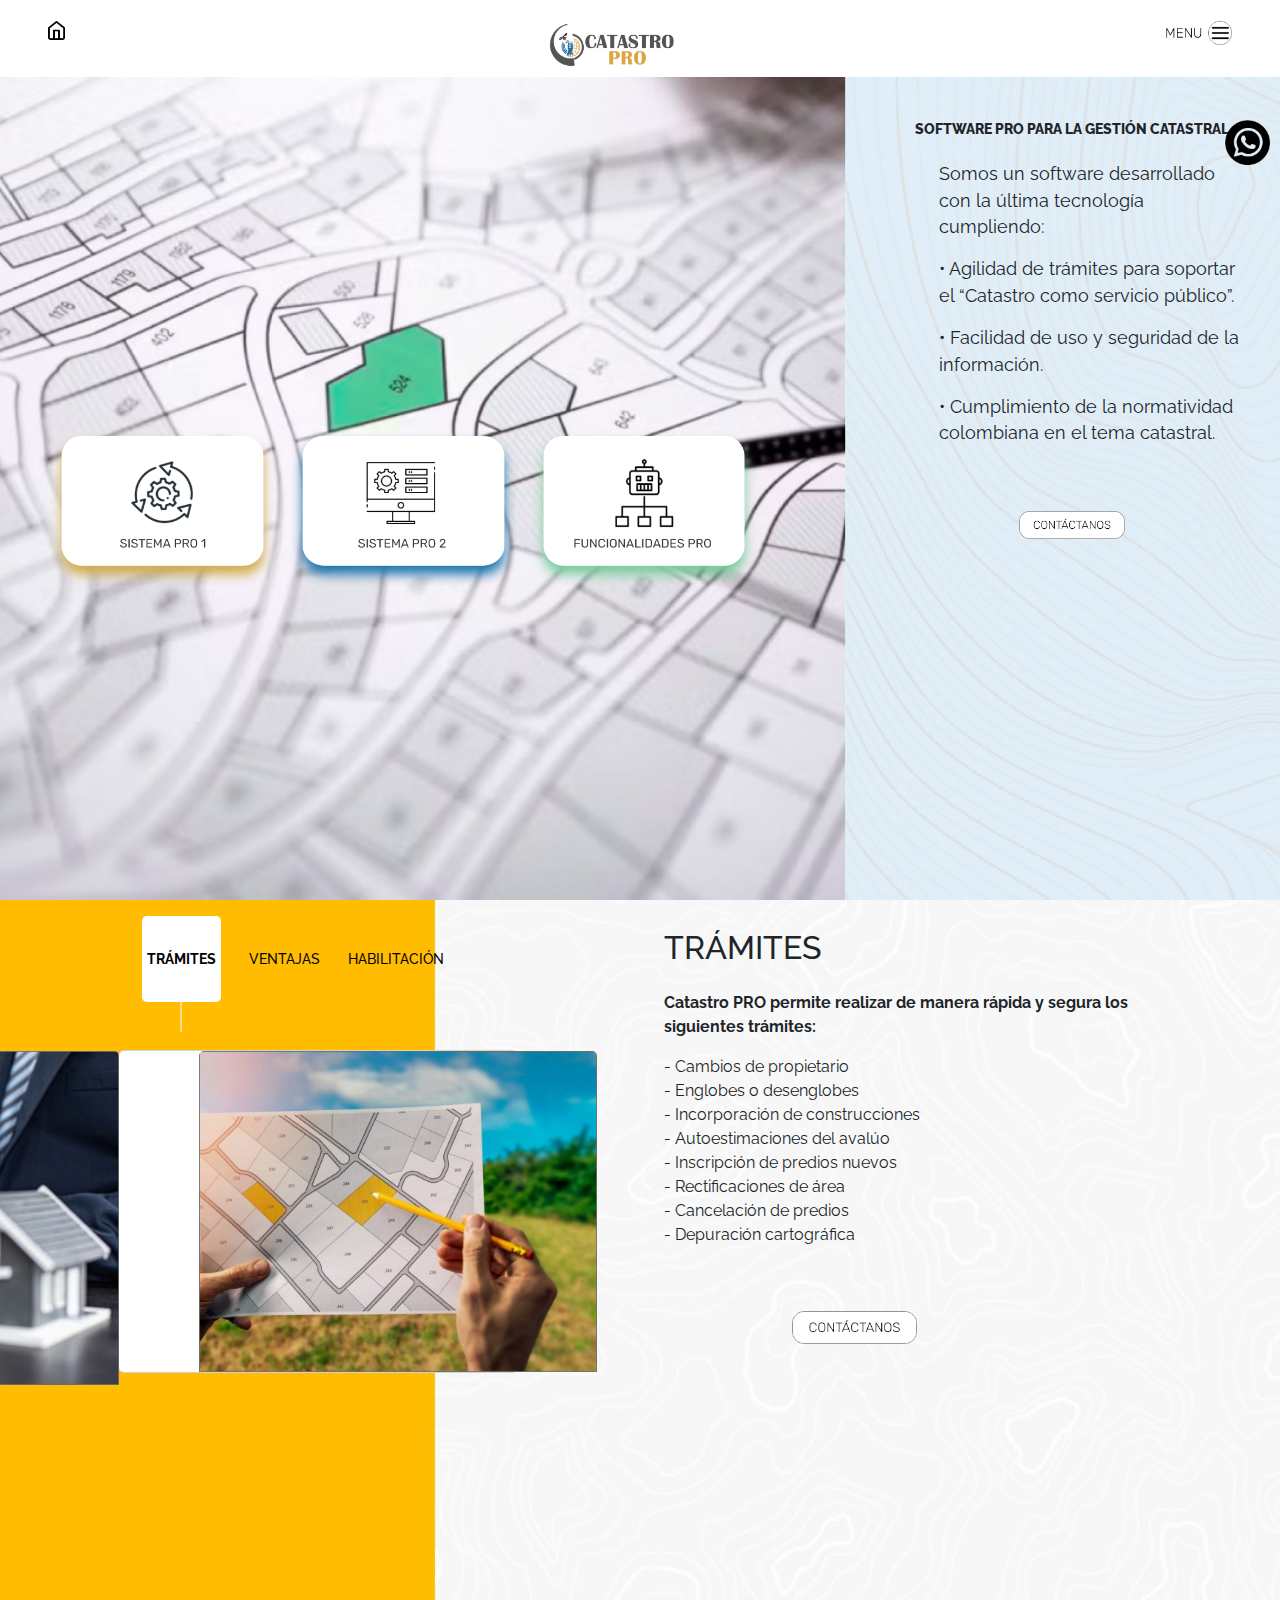
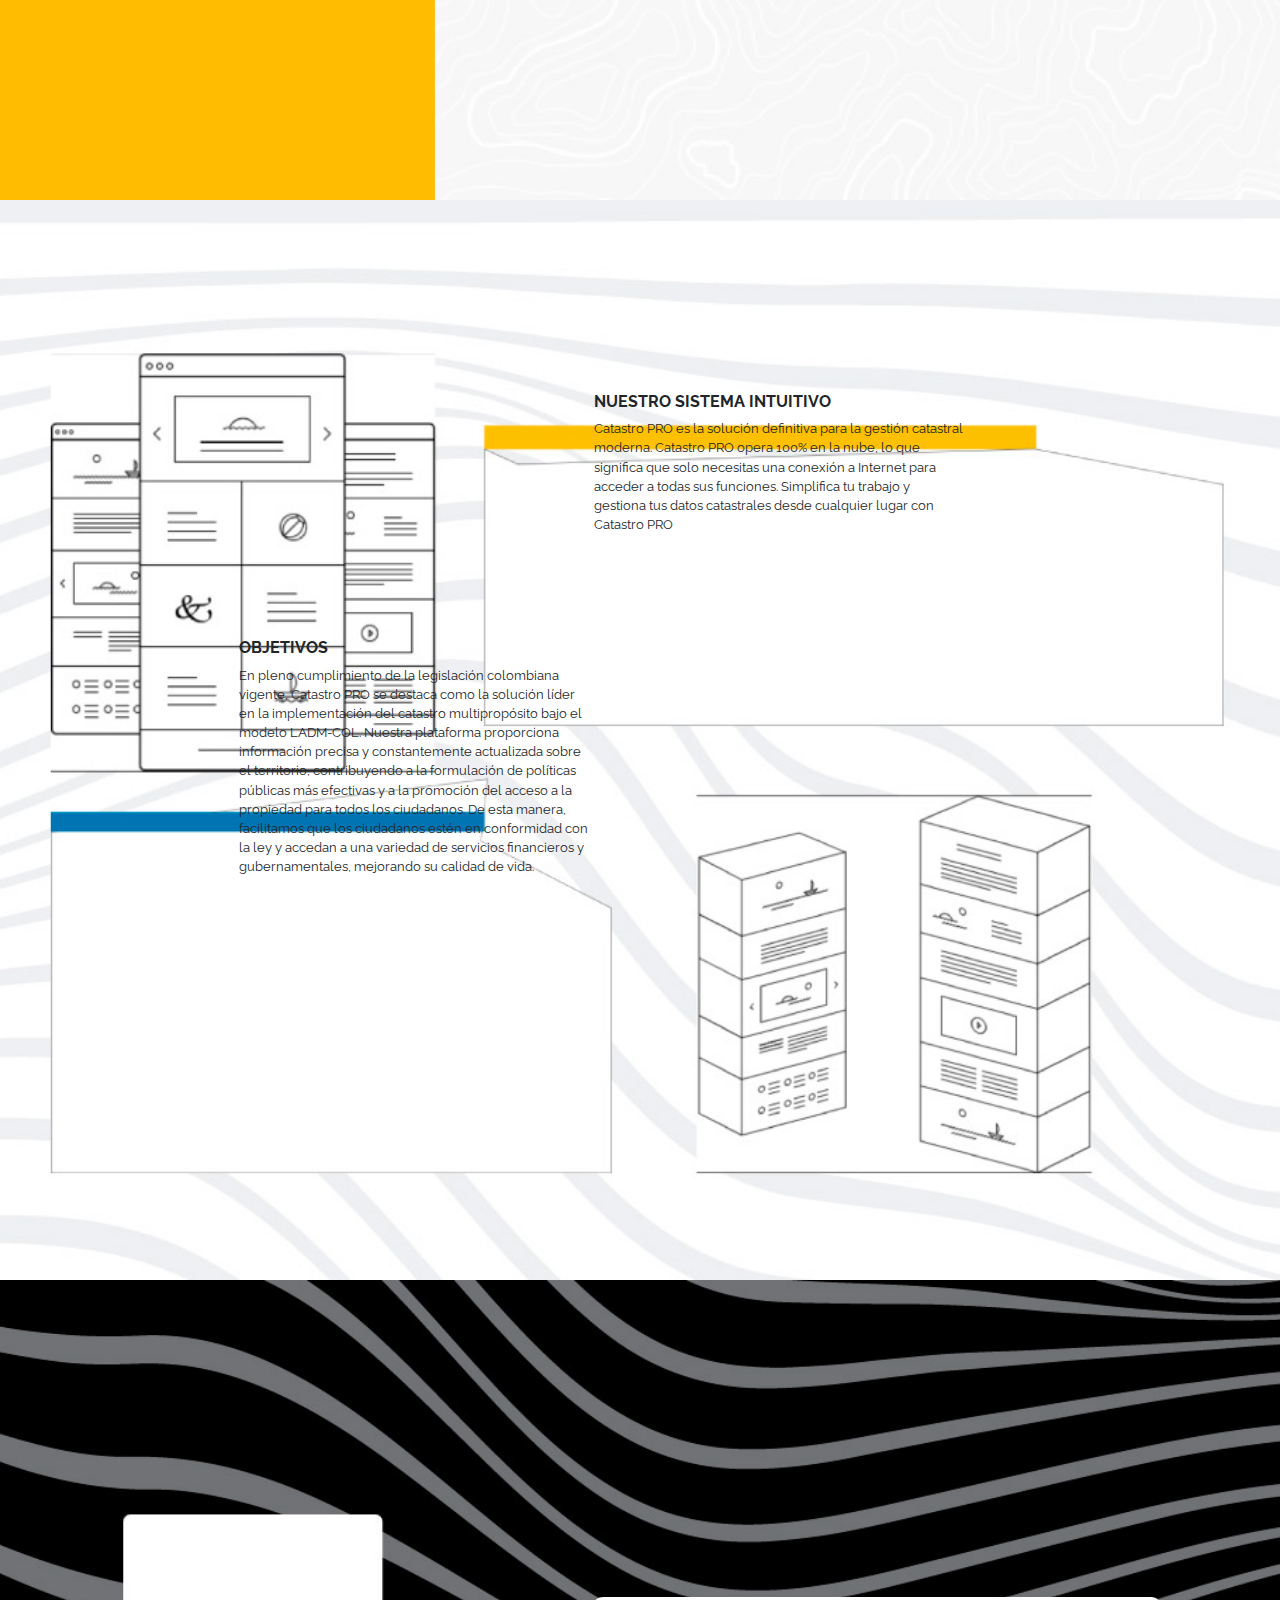
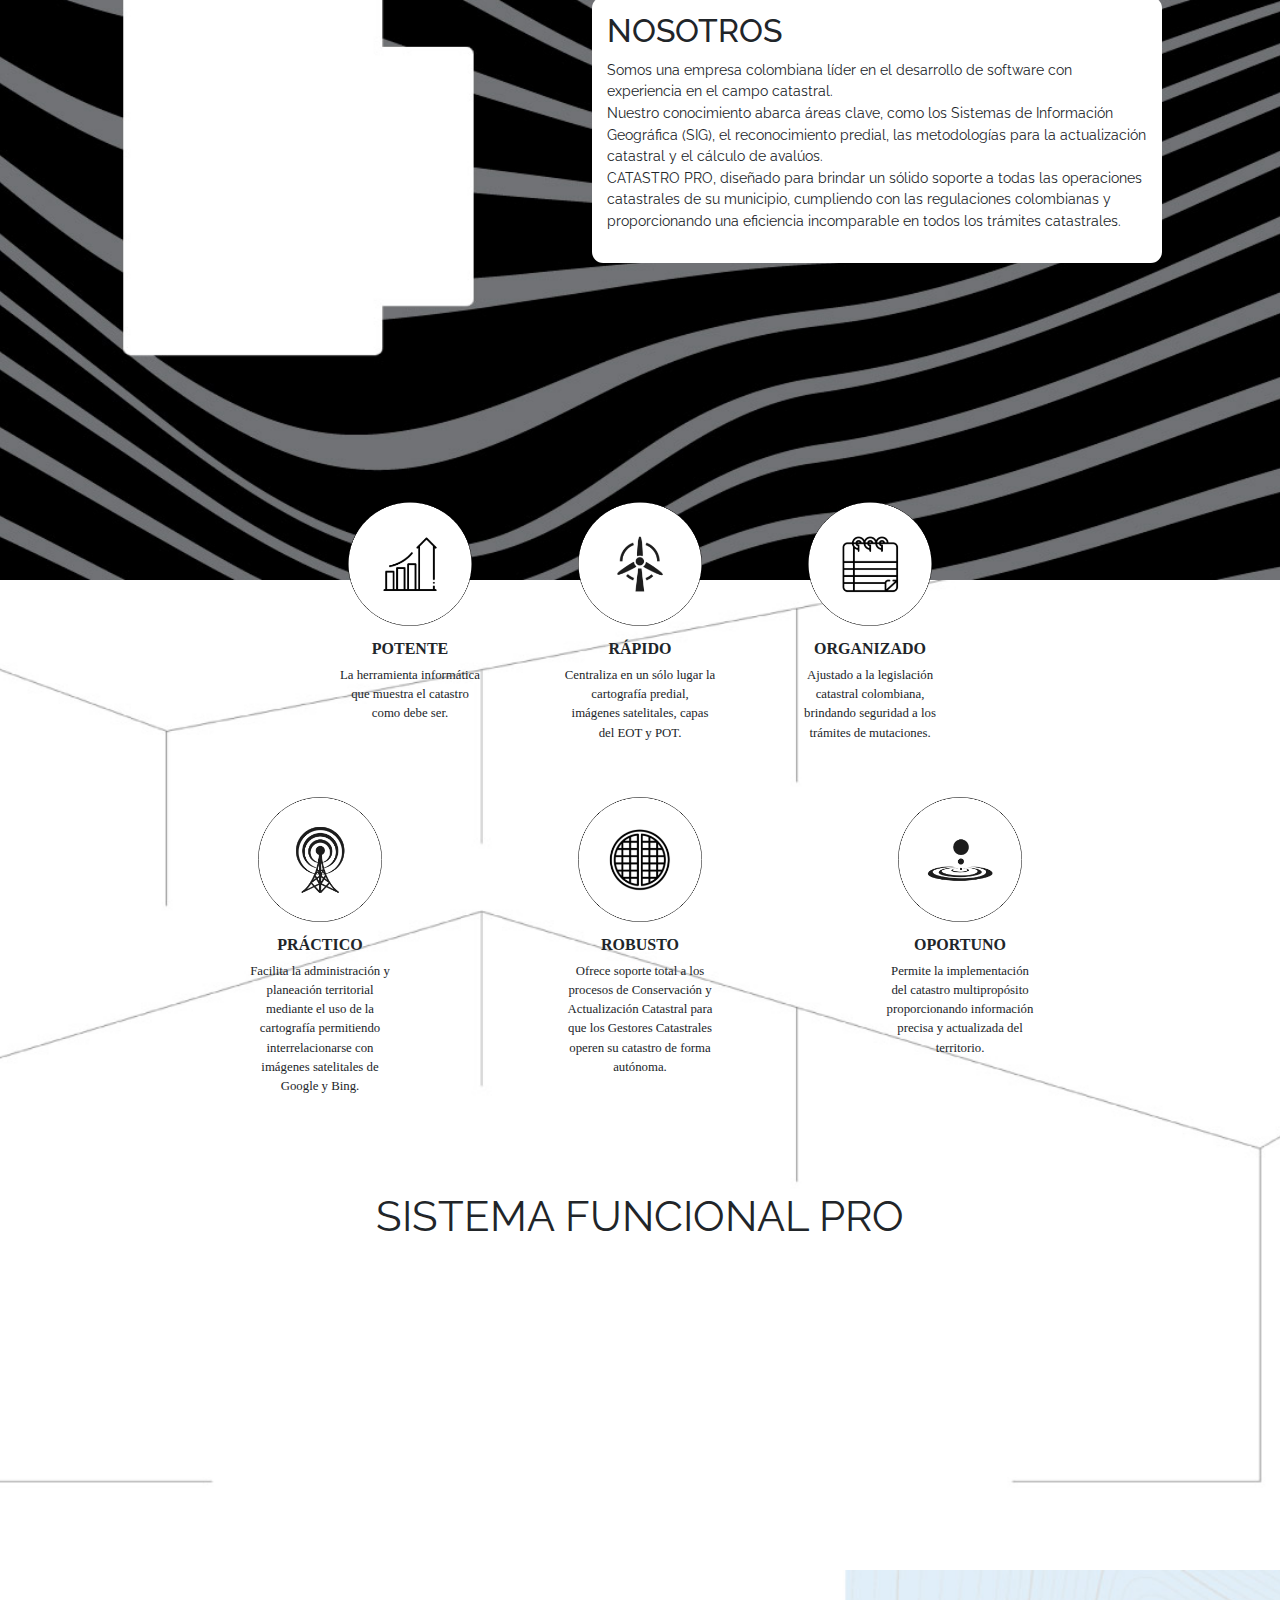
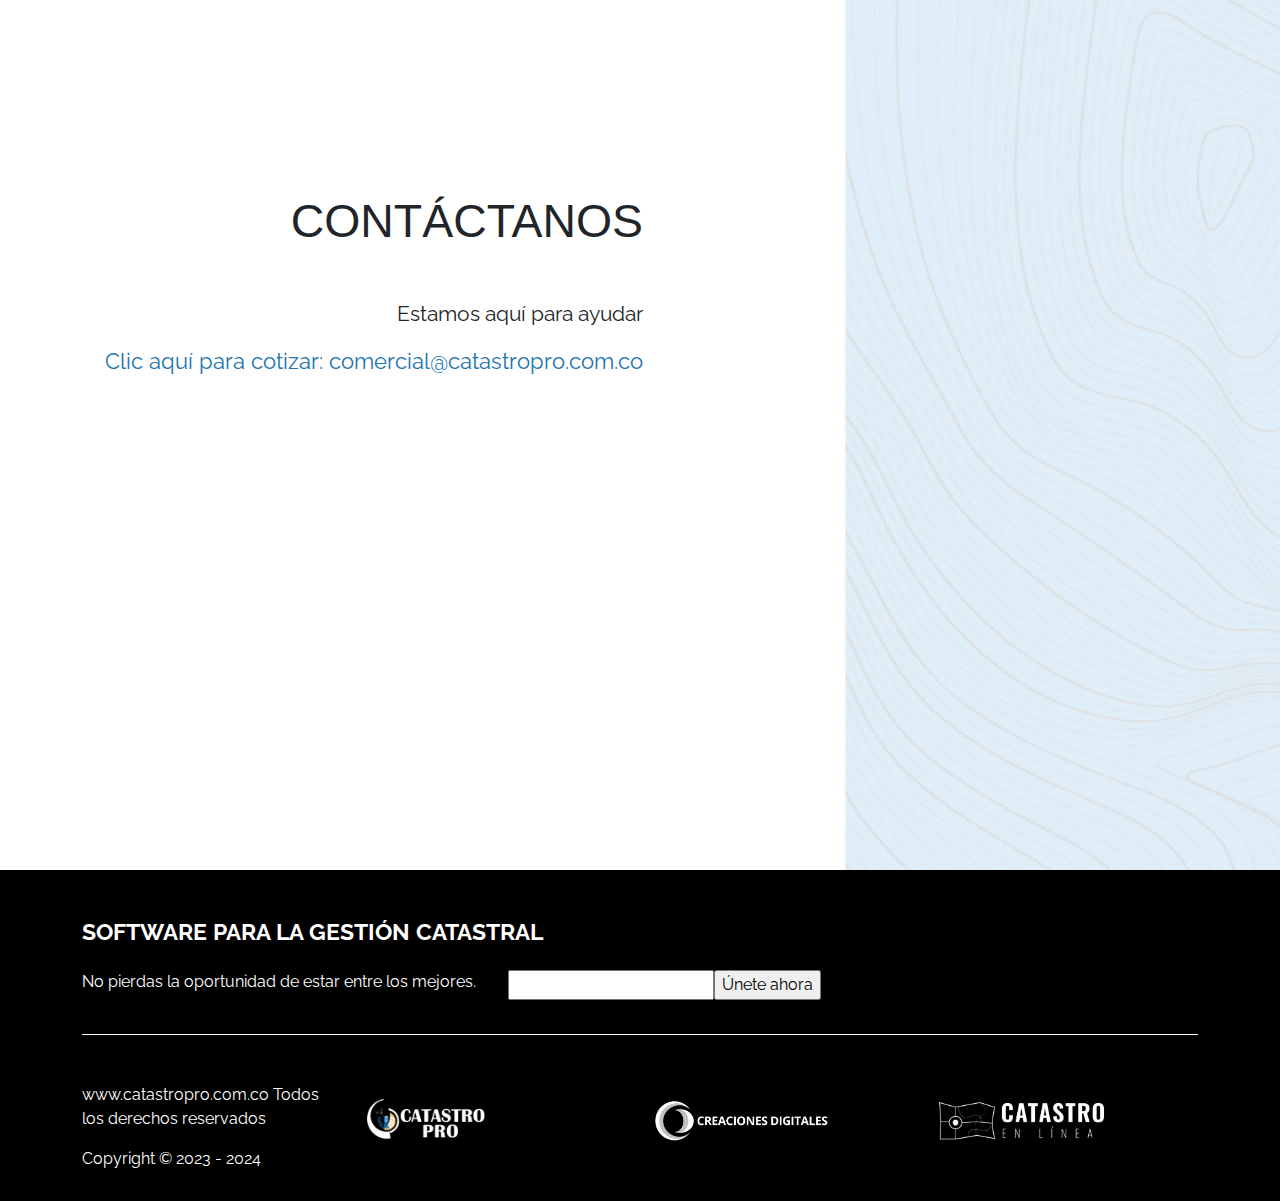
<file: index.html>
<!DOCTYPE html>
<html lang="en">

<head>
    <meta charset="UTF-8">
    <meta name="viewport" content="width=device-width, initial-scale=1.0">
    <title>Catastro Pro</title>
    <link rel="stylesheet" type="text/css" href="./assets/vendor/bootstrap/css/bootstrap.min.css">
    <link rel="stylesheet" type="text/css" href="./assets/vendor/fullpage/fullpage.min.css">
    <link rel="stylesheet" type="text/css" href="./assets/css/main.css">
</head>

<body>

    <div id="navbar-home" class="navbar-home-right">
        <div class="navbar-links">
            <a href="javascript:void(0)" class="closebtn" onclick="closeNav()">MENÚ ×</a>
            <!-- Agrega tus enlaces aquí -->
            <a href="./sistema_pro_1.html">SISTEMA 1</a>
            <a href="./sistema_pro_2.html">SISTEMA 2</a>
            <a href="./funcionalidades.html">FUNCIONALIDADES</a>
            <a href="#nosotros-home">NOSOTROS</a>
            <a href="./contactanos.html">CONTÁCTANOS</a>
        </div>
    </div>

    <div class="static-elements">
        <div class="top-images-banner">
            <a href="./index.html"><img id="icono-home" src="./assets/img/Icon feather-home.png" class="top-image-1"
                    alt=""
                    onmouseover="changeImage('icono-home', './assets/img/Icon feather-home (Estado con cursor encima).png')"
                    onmouseout="changeImage('icono-home', './assets/img/Icon feather-home.png')"></a>
            <img src="./assets/img/logo-1.png" class="top-image-2" alt="">
            <img src="./assets/img/MENU.png" class="top-image-3" onclick="openNav()" alt="">
        </div>
        <a href="https://wa.me/3138451899" target="_blank">
            <img id="whatsapp-icon" src="./assets/img/whatsapp.png" alt="Icono de WhatsApp"
                onmouseover="changeImage('whatsapp-icon', './assets/img/pngwing.com.png')"
                onmouseout="changeImage('whatsapp-icon', './assets/img/whatsapp.png')">
        </a>
    </div>


    <!--<div id="fullpage">-->
    <section class="banner-home section">
        <div class="row justify-content-end">
            <div class="col-lg-7 col-xl-7">
                <div class="container">
                    <div class="text">
                        <h1>SOFTWARE PRO PARA LA GESTIÓN CATASTRAL</h1>
                        <p class="mt-4">Somos un software desarrollado<br /> con la última tecnología<br />
                            cumpliendo:</p>
                        <p>• Agilidad de trámites para soportar<br /> el “Catastro como servicio público”.</p>
                        <p>• Facilidad de uso y seguridad de la<br /> información.</p>
                        <p>• Cumplimiento de la normatividad<br /> colombiana en el tema catastral.</p>
                        <p>
                            <a href="./contactanos.html"><img id="contacto-boton-1" src="./assets/img/CONTACTANOS.png"
                                    class="mt-5 zoom" alt=""
                                    onmouseover="changeImage('contacto-boton-1', './assets/img/CONTACTANOS (Estado con cursor encima).png')"
                                    onmouseout="changeImage('contacto-boton-1', './assets/img/CONTACTANOS.png')"></a>
                        </p>
                    </div>
                </div>
            </div>
        </div>
        <div class="row">
            <div class="col-md-8 col-lg-8 col-xl-8">
                <div class="container">
                    <div class="botones-home">
                        <a href="./sistema_pro_1.html" target="_blank"><img id="img1"
                                src="./assets/img/sistema pro 1.png" alt=""
                                onmouseover="changeImage('img1', './assets/img/sistema pro 1 (Estado con cursor encima).png')"
                                onmouseout="changeImage('img1', './assets/img/sistema pro 1.png')"></a>
                        <a href="./sistema_pro_2.html" target="_blank"><img id="img2"
                                src="./assets/img/sistema pro 2.png" alt=""
                                onmouseover="changeImage('img2', './assets/img/sistema pro 2 (Estado con cursor encima).png')"
                                onmouseout="changeImage('img2', './assets/img/sistema pro 2.png')"></a>
                        <a href="./funcionalidades.html" target="_blank"><img id="img3"
                                src="./assets/img/funcionalidades.png" alt=""
                                onmouseover="changeImage('img3', './assets/img/funcionalidades (Estado con cursor encima).png')"
                                onmouseout="changeImage('img3', './assets/img/funcionalidades.png')"></a>
                    </div>
                </div>
            </div>
        </div>

    </section>


    <section class="tramites-home section">
        <div class="container px-4 px-lg-5">
            <div class="row gx-4 gx-lg-5 align-items-center">
                <div class="col-md-6">
                    <div class="row">
                        <div class="tramites-menu mb-5">
                            <a href="javascript:void(0)" id="link-1" class="active">TRÁMITES</a>
                            <a href="javascript:void(0)" id="link-2">VENTAJAS</a>
                            <a href="javascript:void(0)" id="link-3">HABILITACIÓN</a>
                        </div>
                    </div>
                    <div class="row">
                        <div class="tramites-images">
                            <div id="image-1" class="card card-image" style="width: 25rem;">
                                <img src="./assets/img/Desenglobe_de_un_predio-main.png"
                                    class="card-img-top clipped-img" alt="">
                                <img id="img1" src="./assets/img/loteos-1024x683.png" class="card-img-top ji" alt="...">
                            </div>
                            <div id="image-2" class="card card-image" style="width: 25rem; display: none;">
                                <img src="./assets/img/3NK4IDQAMJGL3K43MGZIMZ4DVU.png" class="card-img-top" alt="...">
                            </div>
                            <div id="image-3" class="card card-image" style="width: 25rem; display: none;">
                                <img src="./assets/img/Referencia-catastral2.png" class="card-img-top" alt="...">
                            </div>
                        </div>
                    </div>
                </div>
                <div class="col-md-6 tramites-text" id="text-1">
                    <h2 class="display-8 mb-4">TRÁMITES</h2>
                    <p class="mb-3 fw-bold">Catastro PRO permite realizar de manera rápida y segura los
                        siguientes
                        trámites:</p>
                    <p>- Cambios de propietario<br />
                        - Englobes o desenglobes<br />
                        - Incorporación de construcciones<br />
                        - Autoestimaciones del avalúo<br />
                        - Inscripción de predios nuevos<br />
                        - Rectificaciones de área<br />
                        - Cancelación de predios<br />
                        - Depuración cartográfica</p>
                    <p><a href="./contactanos.html"><img id="contacto-boton-2" src="./assets/img/CONTACTANOS.png"
                                class="mt-5 zoom" alt=""
                                onmouseover="changeImage('contacto-boton-2', './assets/img/CONTACTANOS (Estado con cursor encima).png')"
                                onmouseout="changeImage('contacto-boton-2', './assets/img/CONTACTANOS.png')"></a>
                    </p>
                </div>
                <div class="col-md-6 tramites-text" id="text-2" style="display: none;">
                    <h2 class="display-7 mb-4">VENTAJAS</h2>
                    <p class="mb-3 fw-bold">Catastro PRO tiene ventajas sobre otros sistemas:</p>
                    <p>- Tiene su propio editor geográfico.<br />
                        - Compatible con ArcGis y Qgis.<br />
                        - No requiere licenciamiento adicional.<br />
                        - Adopta las áreas digitales de los predios y construcciones.<br />
                        - Carga el histórico que tiene el IGAC en Cobol.<br />
                        - Almacena digitalmente la documentación de los trámites.<br />
                        - Diseñado por un grupo de profesionales con más de 20 años de experiencia.<br />
                        - Dispone de un módulo para que los ciudadanos soliciten sus trámites por Internet.</p>
                    <p>
                        <a href="./contactanos.html"><img id="contacto-boton-3" src="./assets/img/CONTACTANOS.png"
                                class="mt-5 zoom" alt=""
                                onmouseover="changeImage('contacto-boton-3', './assets/img/CONTACTANOS (Estado con cursor encima).png')"
                                onmouseout="changeImage('contacto-boton-3', './assets/img/CONTACTANOS.png')"></a>
                    </p>
                </div>
                <div class="col-md-6 tramites-text" id="text-3" style="display: none;">
                    <h2 class="display-7 mb-4">HABILITACIÓN</h2>
                    <p class="mb-3 fw-bold">Catastro PRO permite realizar de manera rápida y segura los
                        siguientes
                        trámites:</p>
                    <p>Las entidades públicas nacionales o territoriales, pueden solicitar al Instituto
                        Geográfico
                        Agustín Codazzi la habilitación como Gestor Catastral para ofrecer servicios catastrales
                        en
                        todo el país.<br /> <span class="fw-bold">¿Quiénes pueden ser gestores
                            catastrales?</span><br /> • Entidades territoriales
                        (departamento, municipio o distrito).<br /> • Entidades nacionales que deban realizar
                        actividades
                        catastrales como parte de sus funciones.<br /> • Esquemas Asociativos Territoriales</p>
                    <p>
                    <p>
                        <a href="./contactanos.html"><img id="contacto-boton-4" src="./assets/img/CONTACTANOS.png"
                                class="mt-5 zoom" alt=""
                                onmouseover="changeImage('contacto-boton-4', './assets/img/CONTACTANOS (Estado con cursor encima).png')"
                                onmouseout="changeImage('contacto-boton-4', './assets/img/CONTACTANOS.png')"></a>
                    </p>
                    </p>
                </div>
            </div>
        </div>
    </section>

    <section class="objetivos-home section">
        <div class="container">
            <div class="row">
                <div class="col-md-12">
                    <div class="sistema-intuitivo">
                        <h2>NUESTRO SISTEMA INTUITIVO</h2>
                        <p>Catastro PRO es la solución definitiva para la gestión catastral<br /> moderna. Catastro PRO
                            opera
                            100%
                            en la nube, lo que<br /> significa que solo necesitas una conexión a Internet para<br />
                            acceder a
                            todas
                            sus
                            funciones. Simplifica tu trabajo y<br /> gestiona tus datos catastrales desde cualquier
                            lugar
                            con<br />
                            Catastro PRO</p>
                    </div>
                </div>
            </div>
            <div class="row">
                <div class="col-md-12">
                    <div class="objetivos">
                        <h2>OBJETIVOS</h2>
                        <p>En pleno cumplimiento de la legislación colombiana<br /> vigente, Catastro PRO se destaca
                            como
                            la
                            solución líder<br /> en la implementación del catastro multipropósito bajo el<br /> modelo
                            LADM-COL.
                            Nuestra
                            plataforma proporciona<br /> información precisa y constantemente actualizada sobre<br /> el
                            territorio,
                            contribuyendo a la formulación de políticas<br /> públicas más efectivas y a la promoción
                            del
                            acceso a
                            la<br /> propiedad para todos los ciudadanos. De esta manera,<br /> facilitamos que los
                            ciudadanos
                            estén
                            en
                            conformidad con<br /> la ley y accedan a una variedad de servicios financieros y<br />
                            gubernamentales,
                            mejorando su calidad de vida.</p>
                    </div>
                </div>
            </div>
        </div>
    </section>

    <section class="nosotros-home section" id="nosotros-home">
        <div class="container">
            <div class="row">
                <div class="col-md-6 nosotros-home-text">
                    <h2>NOSOTROS</h2>
                    <p>Somos una empresa colombiana líder en el desarrollo de software con experiencia en el campo
                        catastral.<br />Nuestro conocimiento abarca áreas clave, como los Sistemas de Información
                        Geográfica (SIG), el reconocimiento predial, las metodologías para la actualización
                        catastral y
                        el cálculo de avalúos. <br />CATASTRO PRO, diseñado para brindar un sólido soporte a todas
                        las
                        operaciones catastrales de su municipio, cumpliendo con las regulaciones colombianas y
                        proporcionando una eficiencia incomparable en todos los trámites catastrales.</p>
                </div>
            </div>
        </div>
    </section>

    <section class="beneficios-home section">
        <div class="container">
            <div class="row text-center d-flex beneficios-iconos-1">
                <div class="col-md-4">
                    <img src="./assets/img/Icono potente.png" alt="">
                    <h2 class="fw-bolder mt-2">POTENTE</h2>
                    <p>La herramienta informática<br /> que muestra el catastro<br /> como debe ser.</p>
                </div>
                <div class="col-md-4">
                    <img src="./assets/img/Icono Rapido.png" alt="">
                    <h2 class="fw-bolder mt-2">RÁPIDO</h2>
                    <p>Centraliza en un sólo lugar la<br /> cartografía predial,<br /> imágenes satelitales,
                        capas<br />
                        del EOT y POT.</p>
                </div>
                <div class="col-md-4">
                    <img src="./assets/img/Icono organizado.png" alt="">
                    <h2 class="fw-bolder mt-2">ORGANIZADO</h2>
                    <p>Ajustado a la legislación<br /> catastral colombiana,<br /> brindando seguridad a los<br />
                        trámites de mutaciones.</p>
                </div>
            </div>
            <div class="row text-center d-flex beneficios-iconos-2">
                <div class="col-md-4 .icono">
                    <img src="./assets/img/Icono practico.png" alt="">
                    <h2 class="fw-bolder mt-2">PRÁCTICO</h2>
                    <p>Facilita la administración y<br /> planeación territorial<br /> mediante el uso de la<br />
                        cartografía
                        permitiendo<br />
                        interrelacionarse con<br /> imágenes satelitales de<br /> Google y Bing.</p>
                </div>
                <div class="col-md-4">
                    <img src="./assets/img/Icono robusto.png" alt="">
                    <h2 class="fw-bolder mt-2">ROBUSTO</h2>
                    <p>Ofrece soporte total a los<br /> procesos de Conservación y<br /> Actualización Catastral
                        para<br /> que los
                        Gestores Catastrales<br /> operen su catastro de forma<br /> autónoma.</p>
                </div>
                <div class="col-md-4">
                    <img src="./assets/img/Icono oportuno.png" alt="">
                    <h2 class="fw-bolder mt-2">OPORTUNO</h2>
                    <p>Permite la implementación<br /> del catastro multipropósito<br /> proporcionando
                        información<br /> precisa y
                        actualizada del<br /> territorio.</p>
                </div>
            </div>
            <div class="row">
                <div class="col-md-12 beneficios-title">
                    <h2>SISTEMA FUNCIONAL PRO</h2>
                </div>
            </div>
        </div>
    </section>

    <section class="contactanos-home section">
        <div class="container">
            <div class="row">
                <div class="col-md-7 text-center">
                    <div class="contactanos-text">
                        <h2>CONTÁCTANOS</h2>
                        <p class="mt-5">Estamos aquí para ayudar</p>
                        <p><a href="mailto:comercial@catastropro.com.co?subject=Asunto&body=Mensaje">Clic
                                aquí para cotizar: comercial@catastropro.com.co</a></p>
                    </div>
                </div>
            </div>
        </div>
    </section>

    <section class="footer-home section">
        <div class="footer-top">
            <div class="container">
                <div class="row pt-5">
                    <div class="col-md-8">
                        <h2>SOFTWARE PARA LA GESTIÓN CATASTRAL</h2>
                    </div>
                </div>
                <div class="row pt-3">
                    <div class="col-md-10 footer-newsletter d-flex align-tems-center">
                        <p>No pierdas la oportunidad de estar entre los mejores.</p>
                        <form action="" method="post" class="ml-3">
                            <input type="email" name="email"><input type="submit" value="Únete ahora">
                        </form>
                    </div>
                </div>
                <div class="linea mt-4"></div>
                <div class="row mt-5">
                    <div class="col-md-3">
                        <p>www.catastropro.com.co Todos los derechos reservados</p>
                        <p>Copyright © 2023 - 2024</p>
                    </div>
                    <div class="col-md-3">
                        <img src="./assets/img/Linea_grafica_megativo_-05.png" class="h-50 pt-3" alt="">
                    </div>
                    <div class="col-md-3">
                        <img src="./assets/img/lOGO_CREACIONES_DIGITALES-03.png" class="h-50 pt-3" alt="">
                    </div>
                    <div class="col-md-3">
                        <img src="./assets/img/Logo_Horizontal_Negativo_Catas.png" class="h-50 pt-3" alt="">
                    </div>
                </div>
            </div>
        </div>
    </section>

    <script src="./assets/vendor/bootstrap/js/bootstrap.min.js"></script>
    <script src="./assets/vendor/jquery/jquery-3.7.1.min.js"></script>
    <script src="./assets/vendor/swiper/swiper-bundle.min.js"></script>
    <script src="./assets/vendor/fullpage/fullpage.min.js"></script>
    <script src="./assets/js/main.js"></script>
</body>

</html>
</file>
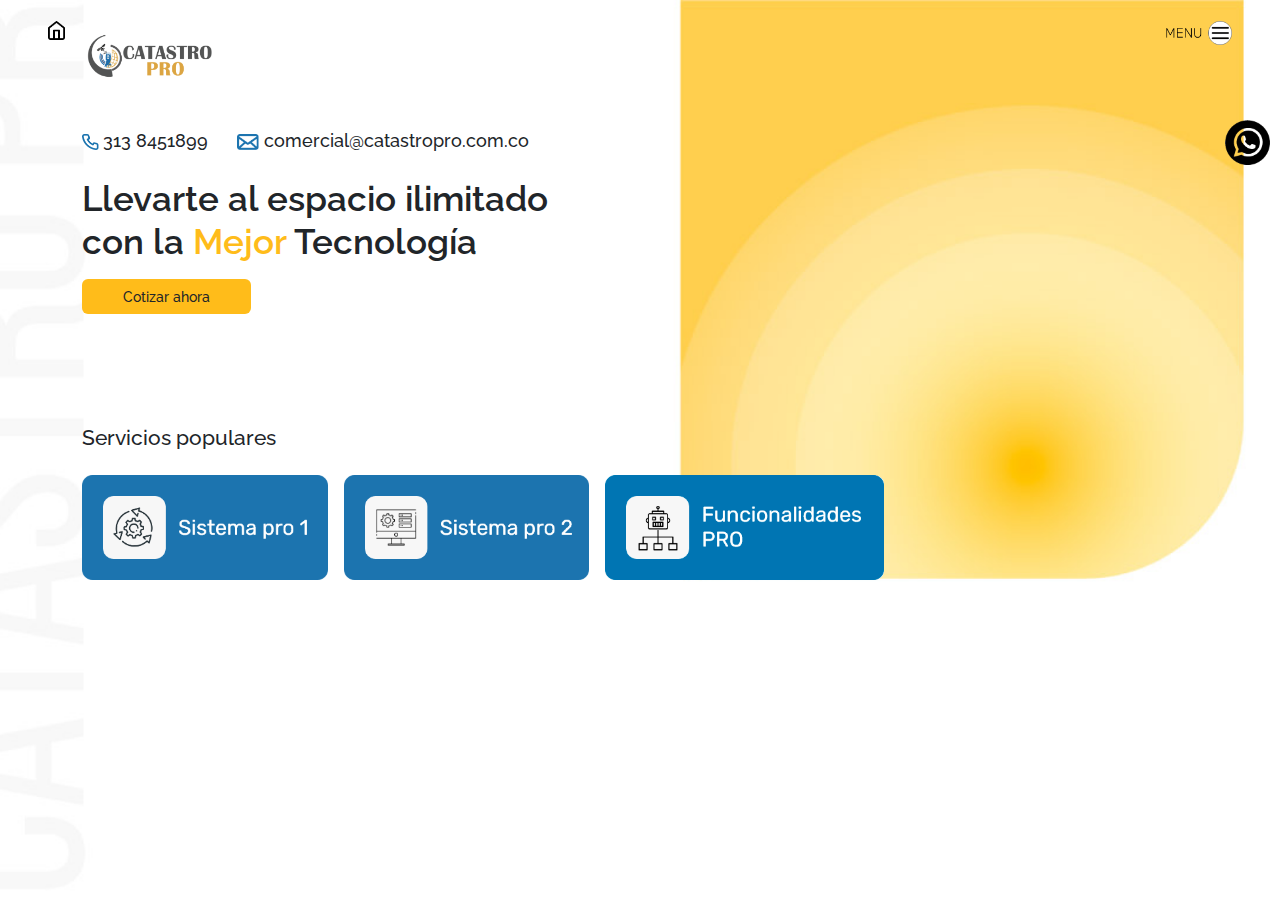
<file: contactanos.html>
<!DOCTYPE html>
<html lang="en">

<head>
    <meta charset="UTF-8">
    <meta name="viewport" content="width=device-width, initial-scale=1.0">
    <title>Contáctanos | Catastro Pro</title>
    <link rel="stylesheet" type="text/css" href="./assets/vendor/bootstrap/css/bootstrap.min.css">
    <link rel="stylesheet" type="text/css" href="./assets/vendor/fullpage/fullpage.min.css">
    <link rel="stylesheet" type="text/css" href="./assets/css/main.css">
</head>

<body>

    <div id="navbar-home" class="navbar-home-right">
        <div class="navbar-links">
            <a href="javascript:void(0)" class="closebtn" onclick="closeNav()">MENÚ ×</a>
            <!-- Agrega tus enlaces aquí -->
            <a href="./sistema_pro_1.html">SISTEMA 1</a>
            <a href="./sistema_pro_2.html">SISTEMA 2</a>
            <a href="./funcionalidades.html">FUNCIONALIDADES</a>
            <a href="./index.html#nosotros-home">NOSOTROS</a>
            <a href="./contactanos.html">CONTÁCTANOS</a>
        </div>
    </div>

    <div class="static-elements">
        <div class="top-images">
            <a href="./index.html"><img id="icono-home" src="./assets/img/Icon feather-home.png" class="top-image-1"
                    alt=""
                    onmouseover="changeImage('icono-home', './assets/img/Icon feather-home (Estado con cursor encima).png')"
                    onmouseout="changeImage('icono-home', './assets/img/Icon feather-home.png')"></a>
            <img src="./assets/img/MENU.png" class="top-image-3" onclick="openNav()" alt="">
        </div>
        <a href="https://wa.me/3138451899" target="_blank">
            <img id="whatsapp-icon" src="./assets/img/whatsapp.png" alt="Icono de WhatsApp"
                onmouseover="changeImage('whatsapp-icon', './assets/img/pngwing.com.png')"
                onmouseout="changeImage('whatsapp-icon', './assets/img/whatsapp.png')">
        </a>
    </div>
    <section class="contactanos-page">
        <div class="container">
            <div class="row">
                <div class="col-md-6">
                    <a href="./index.html"><img src="./assets/img/logo-1.png" class="logo" alt=""></a>
                    <div class="contactanos-telefono mb-4">
                        <span><img src="./assets/img/Vector.png" alt="">313 8451899</span>
                        <span><img src="./assets/img/Email.png" alt="">comercial@catastropro.com.co</span>
                    </div>
                    <h1>Llevarte al espacio ilimitado<br /> con la <span style="color: #FFBC1A !important;">Mejor</span>
                        Tecnología</h1>
                    <a href="" class="btn">Cotizar ahora</a>
                </div>
            </div>
            <div class="row">
                <div class="col-md-6">
                    <div class="servicios-contactanos">
                        <h2 class="mb-4">Servicios populares</h2>
                        <div class="botones-contactanos">
                            <img id="contactanos-botones-1" src="./assets/img/activo-1.png" alt=""
                                onmouseover="changeImage('contactanos-botones-1', './assets/img/0001.png')"
                                onmouseout="changeImage('contactanos-botones-1', './assets/img/activo-1.png')">
                            <img id="contactanos-botones-2" src="./assets/img/activo-2.png" alt=""
                                onmouseover="changeImage('contactanos-botones-2', './assets/img/002.png')"
                                onmouseout="changeImage('contactanos-botones-2', './assets/img/activo-2.png')">
                            <img id="contactanos-botones-3" class="boton-funcionalidades" src="./assets/img/01.png"
                                alt="" onmouseover="changeImage('contactanos-botones-3', './assets/img/001.png')"
                                onmouseout="changeImage('contactanos-botones-3', './assets/img/01.png')">
                        </div>
                    </div>
                </div>
            </div>
        </div>
    </section>




    <script src="./assets/vendor/bootstrap/js/bootstrap.min.js"></script>
    <script src="./assets/vendor/jquery/jquery-3.7.1.min.js"></script>
    <script src="./assets/vendor/swiper/swiper-bundle.min.js"></script>
    <script src="./assets/vendor/fullpage/fullpage.min.js"></script>
    <script src="./assets/js/main.js"></script>
</body>

</html>
</file>
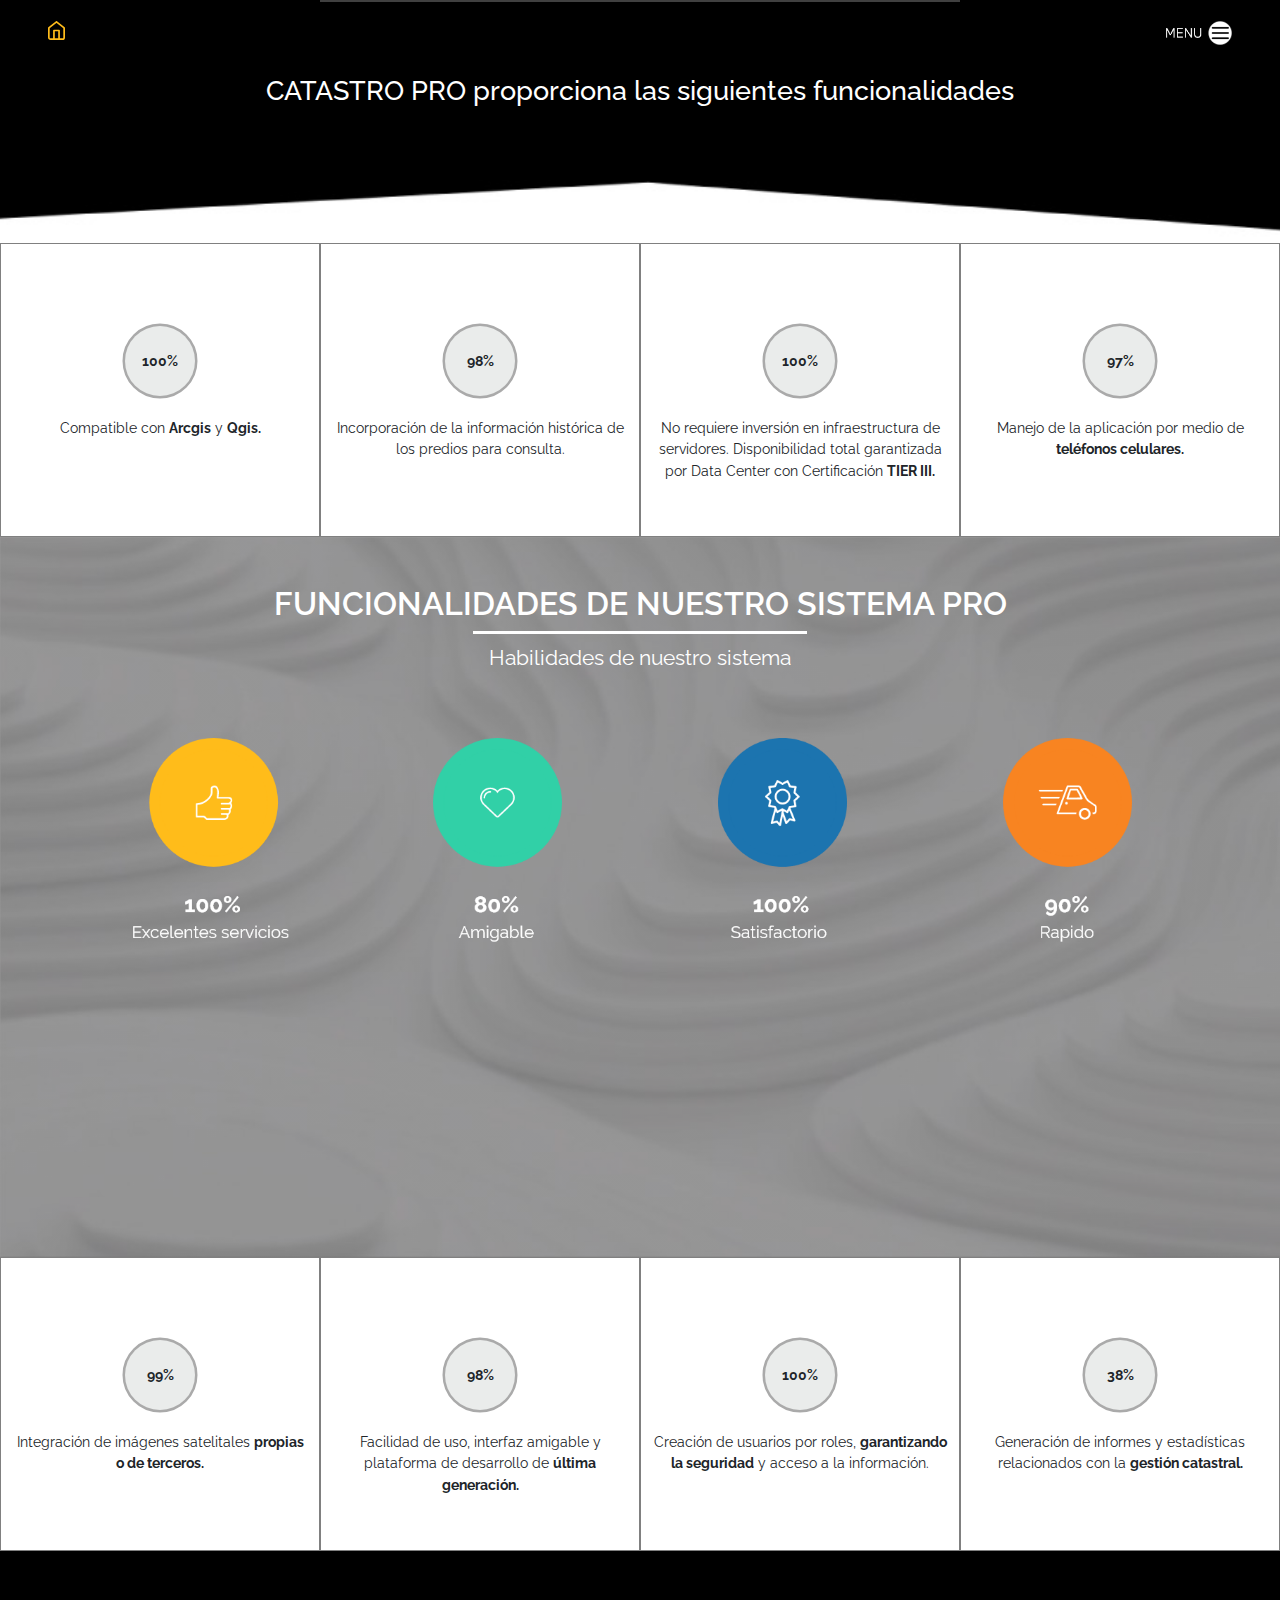
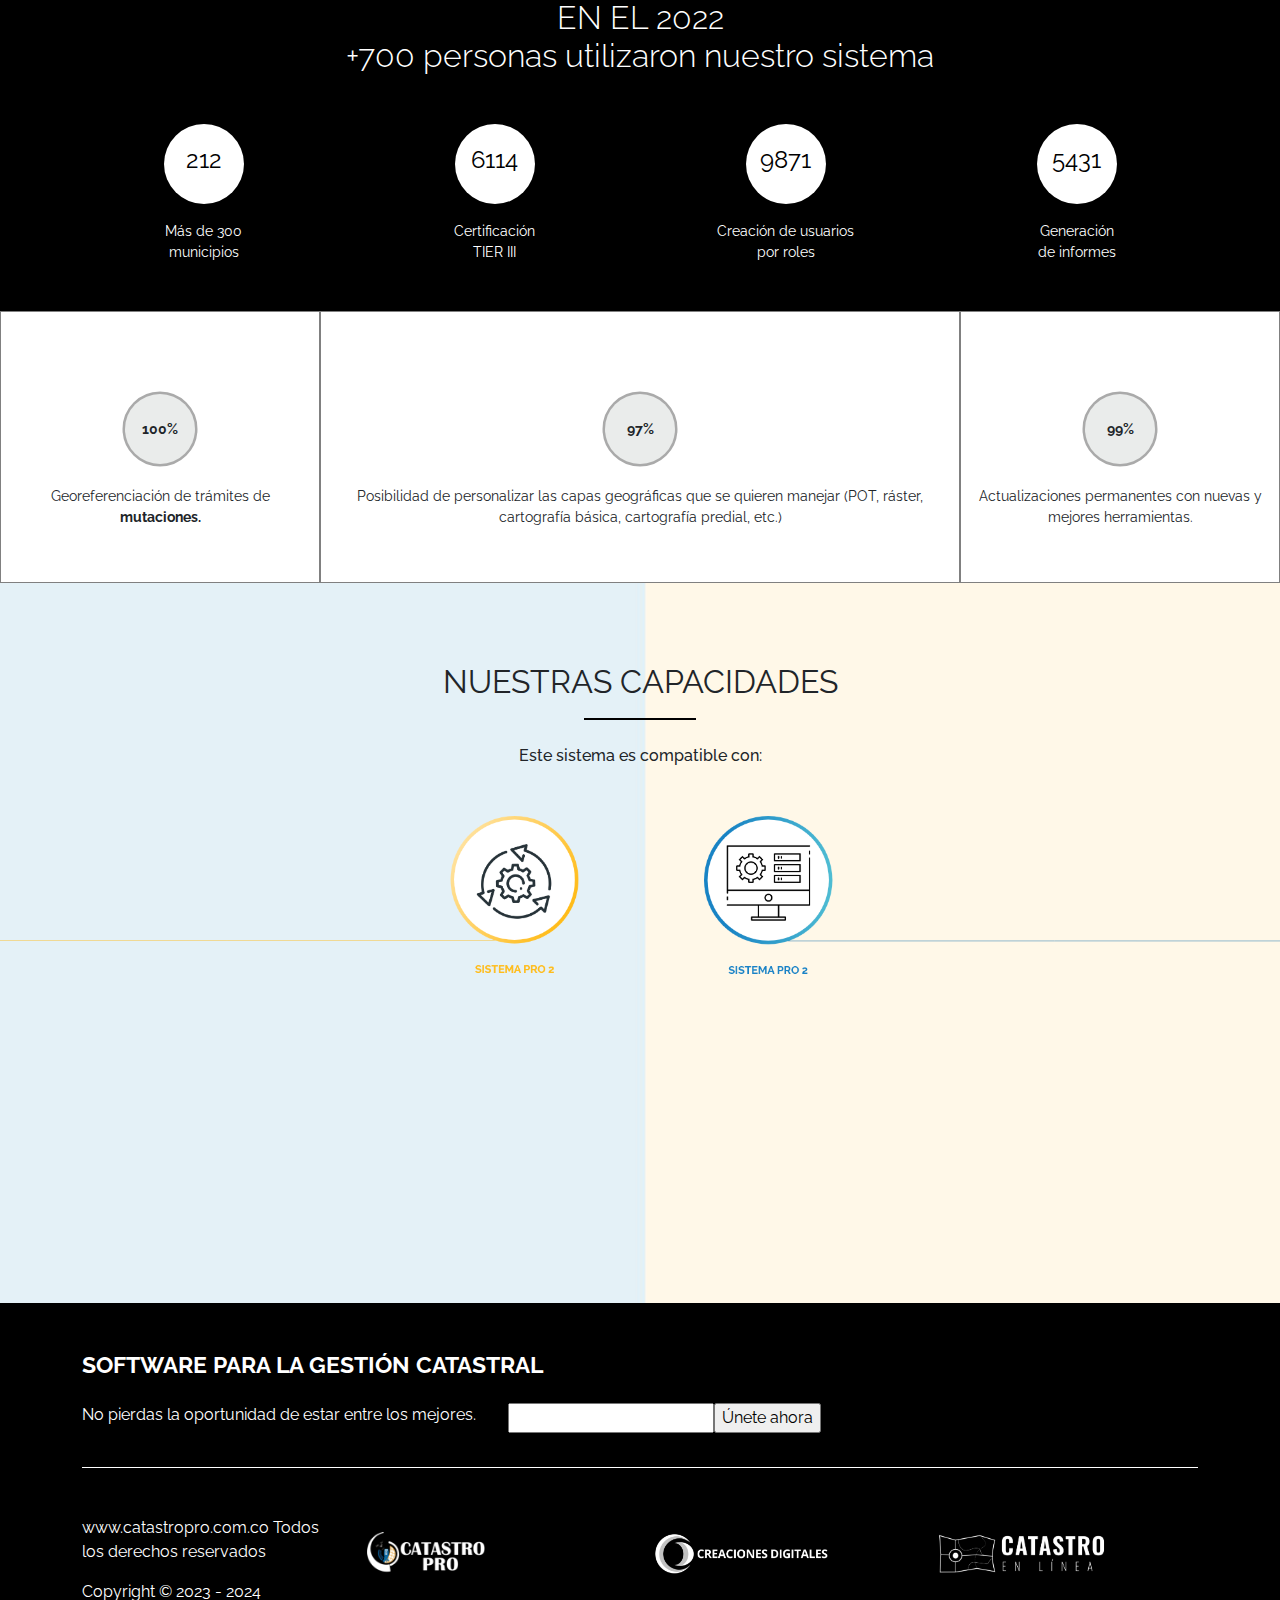
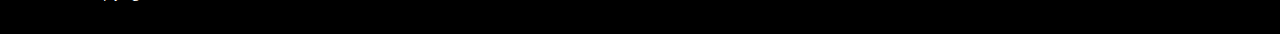
<file: funcionalidades.html>
<!DOCTYPE html>
<html lang="en">

<head>
    <meta charset="UTF-8">
    <meta name="viewport" content="width=device-width, initial-scale=1.0">
    <title>Funcionalidades | Catastro Pro</title>
    <link rel="stylesheet" href="./assets/vendor/bootstrap/css/bootstrap.min.css">
    <link rel="stylesheet" href="./assets/css/main.css">
</head>

<body>

    <div id="navbar-home" class="navbar-home-right">
        <div class="navbar-links">
            <a href="javascript:void(0)" class="closebtn" onclick="closeNav()">MENÚ ×</a>
            <!-- Agrega tus enlaces aquí -->
            <a href="./sistema_pro_1.html">SISTEMA 1</a>
            <a href="./sistema_pro_2.html">SISTEMA 2</a>
            <a href="./funcionalidades.html">FUNCIONALIDADES</a>
            <a href="./index.html#nosotros-home">NOSOTROS</a>
            <a href="./contactanos.html">CONTÁCTANOS</a>
        </div>
    </div>

    <section class="funcionalidades-banner text-center">
        <hr class="funcionalidades-linea">
        <h1>CATASTRO PRO proporciona las siguientes funcionalidades</h1>
        <div class="container">
            <div class="top-images">
                <a href="./index.html"><img id="icono-home" src="./assets/img/Icon feather-home.svg" class="top-image-1"
                        alt=""
                        onmouseover="changeImage('icono-home', './assets/img/Icon feather-home (Estado con cursor encima).png')"
                        onmouseout="changeImage('icono-home', './assets/img/Icon feather-home.png')"></a>
                <img src="./assets/img/MENU-3.png" class="top-image-3" onclick="openNav()" alt="">
            </div>
        </div>
    </section>

    <section class="funcionalidades-graficos">
        <div class="container-fluid">
            <div class="row">
                <div class="col-sm-3 col-md-3">
                    <div class="porcentajes mb-3" style="--porcentaje: 100; --color: green">
                        <svg width="80" height="80">
                            <circle r="35" cx="50%" cy="50%" pathlength="100" />
                            <circle r="35" cx="50%" cy="50%" pathlength="100" />
                        </svg>
                        <span>100%</span>
                    </div>
                    <p>Compatible con <span class="fw-bold">Arcgis</span> y <span class="fw-bold">Qgis.</span></p>
                </div>
                <div class="col-sm-3 col-md-3">
                    <div class="porcentajes mb-3" style="--porcentaje: 100; --color: #FFBC1A">
                        <svg width="80" height="80">
                            <circle r="35" cx="50%" cy="50%" pathlength="100" />
                            <circle r="35" cx="50%" cy="50%" pathlength="100" />
                        </svg>
                        <span>98%</span>
                    </div>
                    <p>Incorporación de la información histórica de los predios para consulta.</p>
                </div>
                <div class="col-sm-3 col-md-3">
                    <div class="porcentajes mb-3" style="--porcentaje: 100; --color: #1982C6">
                        <svg width="80" height="80">
                            <circle r="35" cx="50%" cy="50%" pathlength="100" />
                            <circle r="35" cx="50%" cy="50%" pathlength="100" />
                        </svg>
                        <span>100%</span>
                    </div>
                    <p>No requiere inversión en infraestructura de servidores. Disponibilidad total garantizada por Data
                        Center con Certificación <span class="fw-bold">TIER III.</span></p>
                </div>
                <div class="col-sm-3 col-md-3">
                    <div class="porcentajes mb-3" style="--porcentaje: 100; --color: #1DB0CA">
                        <svg width="80" height="80">
                            <circle r="35" cx="50%" cy="50%" pathlength="100" />
                            <circle r="35" cx="50%" cy="50%" pathlength="100" />
                        </svg>
                        <span>97%</span>
                    </div>
                    <p>Manejo de la aplicación por medio de <span class="fw-bold">teléfonos celulares.</span></p>
                </div>
            </div>
        </div>
    </section>

    <section class="funcionalidades-iconos">
        <div class="container">
            <div class="row">
                <div class="col-md-12 text-center">
                    <h2 class="mb-2">FUNCIONALIDADES DE NUESTRO SISTEMA PRO</h2>
                    <div class="funcionalidades-linea mb-2"></div>
                    <p>Habilidades de nuestro sistema</p>
                </div>
            </div>
            <div class="row text-center">
                <div class="col-md-3">
                    <img src="./assets/img/Excellent Service.png" alt="">
                </div>
                <div class="col-md-3">
                    <img src="./assets/img/Project Done.png" alt="">
                </div>
                <div class="col-md-3">
                    <img src="./assets/img/100_ Satisfaction.png" alt="">
                </div>
                <div class="col-md-3">
                    <img src="./assets/img/Fast Shipping.png" alt="">
                </div>
            </div>
        </div>
    </section>

    <section class="funcionalidades-graficos">
        <div class="container-fluid">
            <div class="row">
                <div class="col-sm-3 col-md-3">
                    <div class="porcentajes mb-3" style="--porcentaje: 100; --color: #FFBC1A">
                        <svg width="80" height="80">
                            <circle r="35" cx="50%" cy="50%" pathlength="100" />
                            <circle r="35" cx="50%" cy="50%" pathlength="100" />
                        </svg>
                        <span>99%</span>
                    </div>
                    <p>Integración de imágenes satelitales <span class="fw-bold">propias o de terceros.</span></p>
                </div>
                <div class="col-sm-3 col-md-3">
                    <div class="porcentajes mb-3" style="--porcentaje: 100; --color: #1982C6">
                        <svg width="80" height="80">
                            <circle r="35" cx="50%" cy="50%" pathlength="100" />
                            <circle r="35" cx="50%" cy="50%" pathlength="100" />
                        </svg>
                        <span>98%</span>
                    </div>
                    <p>Facilidad de uso, interfaz amigable y plataforma de desarrollo de <span class="fw-bold">última
                            generación.</span></p>
                </div>
                <div class="col-sm-3 col-md-3">
                    <div class="porcentajes mb-3" style="--porcentaje: 100; --color: green">
                        <svg width="80" height="80">
                            <circle r="35" cx="50%" cy="50%" pathlength="100" />
                            <circle r="35" cx="50%" cy="50%" pathlength="100" />
                        </svg>
                        <span>100%</span>
                    </div>
                    <p>Creación de usuarios por roles, <span class="fw-bold">garantizando la seguridad</span> y acceso a
                        la información.</p>
                </div>
                <div class="col-sm-3 col-md-3">
                    <div class="porcentajes mb-3" style="--porcentaje: 100; --color: #1DB0CA">
                        <svg width="80" height="80">
                            <circle r="35" cx="50%" cy="50%" pathlength="100" />
                            <circle r="35" cx="50%" cy="50%" pathlength="100" />
                        </svg>
                        <span>38%</span>
                    </div>
                    <p>Generación de informes y estadísticas relacionados con la <span class="fw-bold">gestión
                            catastral.</span></p>
                </div>
            </div>
        </div>
    </section>

    <section class="funcionalidades-testimonios">
        <div class="container">
            <div class="row">
                <div class="text-center mt-5 mb-5">
                    <h1>EN EL 2022<br />+700 personas utilizaron nuestro sistema</h1>
                    <div class="row gx-4 gx-lg-5 mt-5">
                        <div class="col-lg-3 col-md-6 mb-5 mb-lg-0">
                            <span class="service-icon rounded-circle mx-auto mb-3">212</span>
                            <p class="text-faded mb-0">Más de 300<br /> municipios</p>
                        </div>
                        <div class="col-lg-3 col-md-6 mb-5 mb-lg-0">
                            <span class="service-icon rounded-circle mx-auto mb-3">6114</span>
                            <p class="text-faded mb-0">Certificación<br /> TIER III</p>
                        </div>
                        <div class="col-lg-3 col-md-6 mb-5 mb-md-0">
                            <span class="service-icon rounded-circle mx-auto mb-3">9871</span>
                            <p class="text-faded mb-0">
                                Creación de usuarios<br /> por roles
                            </p>
                        </div>
                        <div class="col-lg-3 col-md-6">
                            <span class="service-icon rounded-circle mx-auto mb-3">5431</span>
                            <p class="text-faded mb-0">Generación<br /> de informes</p>
                        </div>
                    </div>
                </div>
            </div>
        </div>
    </section>

    <section class="funcionalidades-graficos">
        <div class="container-fluid">
            <div class="row">
                <div class="col-sm-3 col-md-3">
                    <div class="porcentajes mb-3" style="--porcentaje: 100; --color: #FFBC1A">
                        <svg width="80" height="80">
                            <circle r="35" cx="50%" cy="50%" pathlength="100" />
                            <circle r="35" cx="50%" cy="50%" pathlength="100" />
                        </svg>
                        <span>100%</span>
                    </div>
                    <p>Georeferenciación de trámites de <span class="fw-bold">mutaciones.</span></p>
                </div>
                <div class="col-sm-6 col-md-6">
                    <div class="porcentajes mb-3" style="--porcentaje: 100; --color: #1982C6">
                        <svg width="80" height="80">
                            <circle r="35" cx="50%" cy="50%" pathlength="100" />
                            <circle r="35" cx="50%" cy="50%" pathlength="100" />
                        </svg>
                        <span>97%</span>
                    </div>
                    <p>Posibilidad de personalizar las capas geográficas que se quieren manejar (POT, ráster,
                        cartografía básica, cartografía predial, etc.)</p>
                </div>
                <div class="col-sm-3 col-md-3">
                    <div class="porcentajes mb-3" style="--porcentaje: 100; --color: #1DB0CA">
                        <svg width="80" height="80">
                            <circle r="35" cx="50%" cy="50%" pathlength="100" />
                            <circle r="35" cx="50%" cy="50%" pathlength="100" />
                        </svg>
                        <span>99%</span>
                    </div>
                    <p>Actualizaciones permanentes con nuevas y mejores herramientas.</p>
                </div>
            </div>
        </div>
    </section>

    <section class="funcionalidades-capacidades">
        <div class="container">
            <div class="row">
                <div class="col-md-12 text-center">
                    <h2 class="mb-3">NUESTRAS CAPACIDADES</h2>
                    <div class="funcionalidades-linea-capacidades mb-4"></div>
                    <p>Este sistema es compatible con:</p>
                </div>
                <div class="row">
                    <div class="col-md-6">
                        <img id="contacto-boton-5" class="funcionalidades-img-1"
                            src="./assets/img/Componente 11 – 1.png" alt=""
                            onmouseover="changeImage('contacto-boton-5', './assets/img/Componente 11 – 1 (Estado con cursor encima).png')"
                            onmouseout="changeImage('contacto-boton-5', './assets/img/Componente 11 – 1.png')">
                    </div>
                    <div class="col-md-6">
                        <img id="contacto-boton-6" class="funcionalidades-img-2"
                            src="./assets/img/Componente 12 – 1.png" alt=""
                            onmouseover="changeImage('contacto-boton-6', './assets/img/Componente 12 – 1 (Estado con cursor encima).png')"
                            onmouseout="changeImage('contacto-boton-6', './assets/img/Componente 12 – 1.png')">
                    </div>
                </div>
            </div>
        </div>
    </section>

    <section class="footer-home section">
        <div class="footer-top">
            <div class="container">
                <div class="row pt-5">
                    <div class="col-md-8">
                        <h2>SOFTWARE PARA LA GESTIÓN CATASTRAL</h2>
                    </div>
                </div>
                <div class="row pt-3">
                    <div class="col-md-10 footer-newsletter d-flex align-tems-center">
                        <p>No pierdas la oportunidad de estar entre los mejores.</p>
                        <form action="" method="post" class="ml-3">
                            <input type="email" name="email"><input type="submit" value="Únete ahora">
                        </form>
                    </div>
                </div>
                <div class="linea mt-4"></div>
                <div class="row mt-5">
                    <div class="col-md-3">
                        <p>www.catastropro.com.co Todos los derechos reservados</p>
                        <p>Copyright © 2023 - 2024</p>
                    </div>
                    <div class="col-md-3">
                        <img src="./assets/img/Linea_grafica_megativo_-05.png" class="h-50 pt-3" alt="">
                    </div>
                    <div class="col-md-3">
                        <img src="./assets/img/lOGO_CREACIONES_DIGITALES-03.png" class="h-50 pt-3" alt="">
                    </div>
                    <div class="col-md-3">
                        <img src="./assets/img/Logo_Horizontal_Negativo_Catas.png" class="h-50 pt-3" alt="">
                    </div>
                </div>
            </div>
        </div>
    </section>

    <script src="./assets/vendor/bootstrap/js/bootstrap.min.js"></script>
    <script src="./assets/vendor/swiper/swiper-bundle.min.js"></script>
    <script src="./assets/js/main.js"></script>
</body>

</html>
</file>
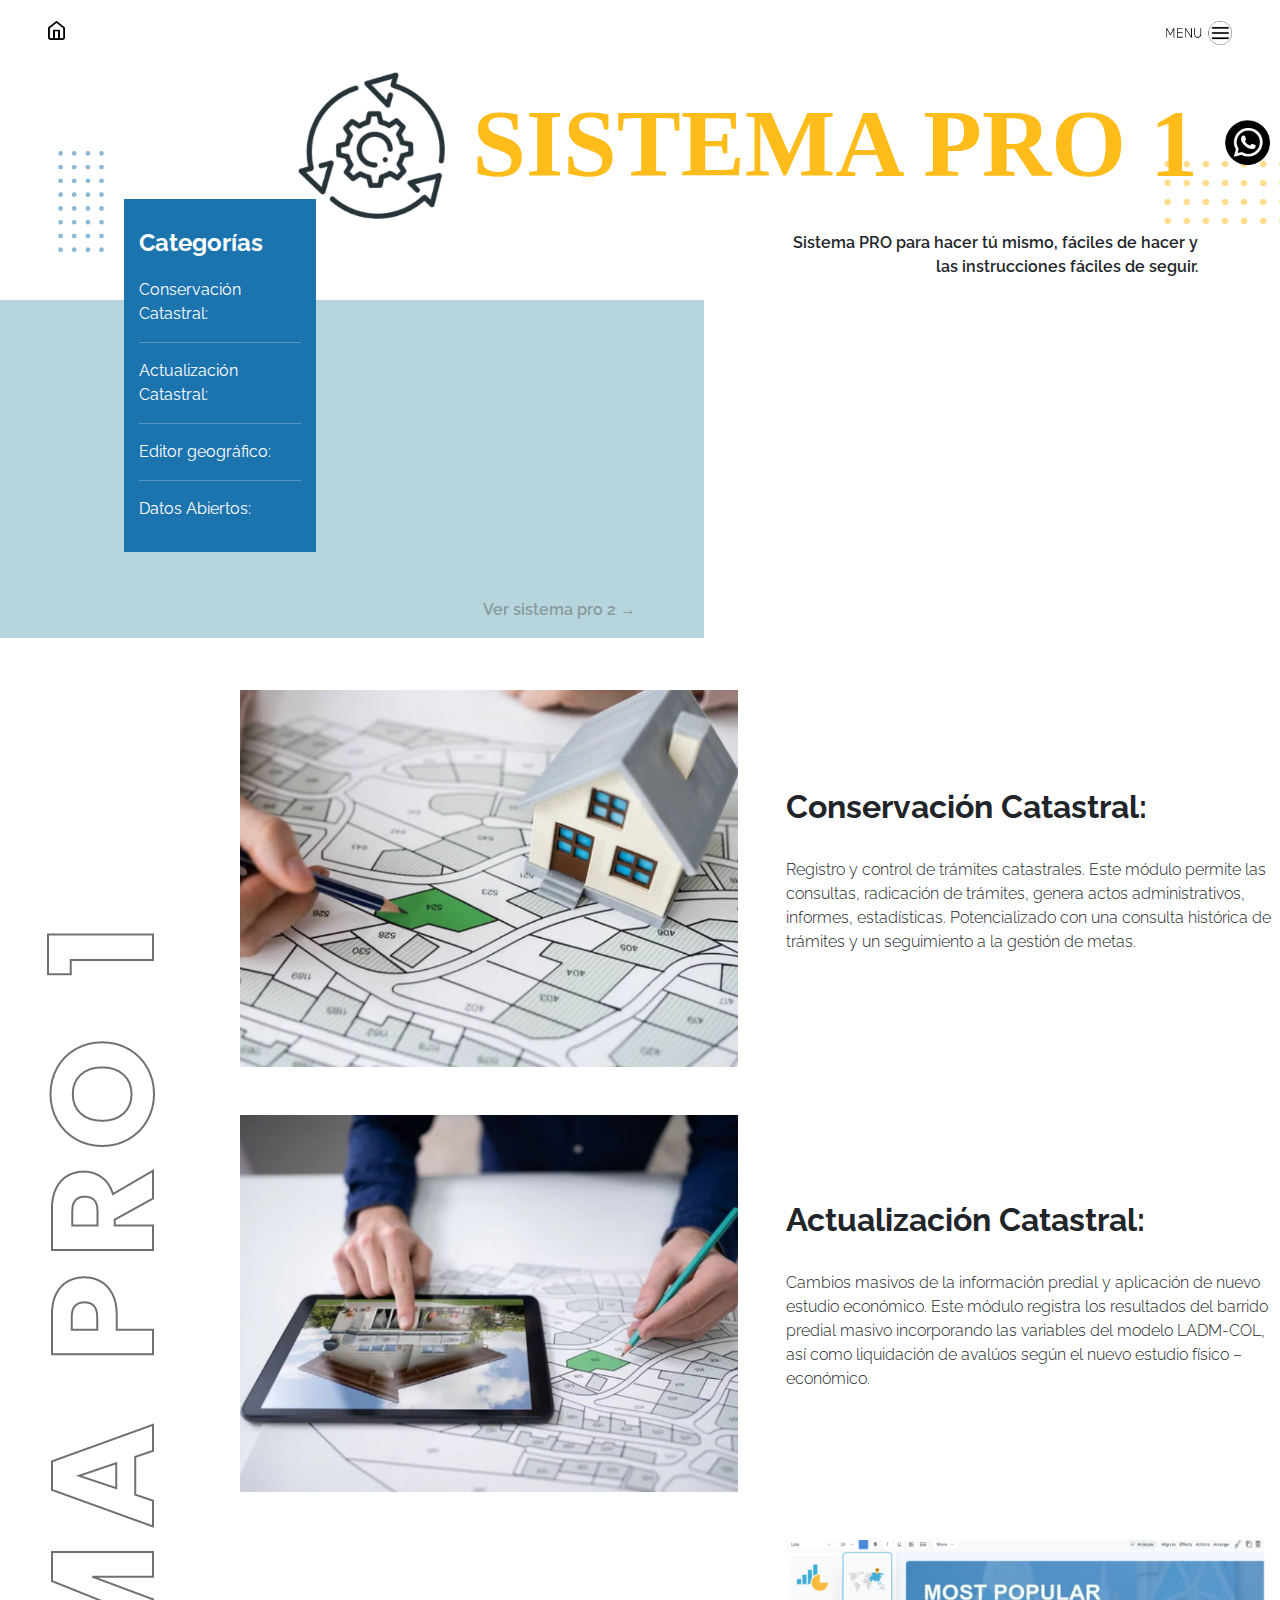
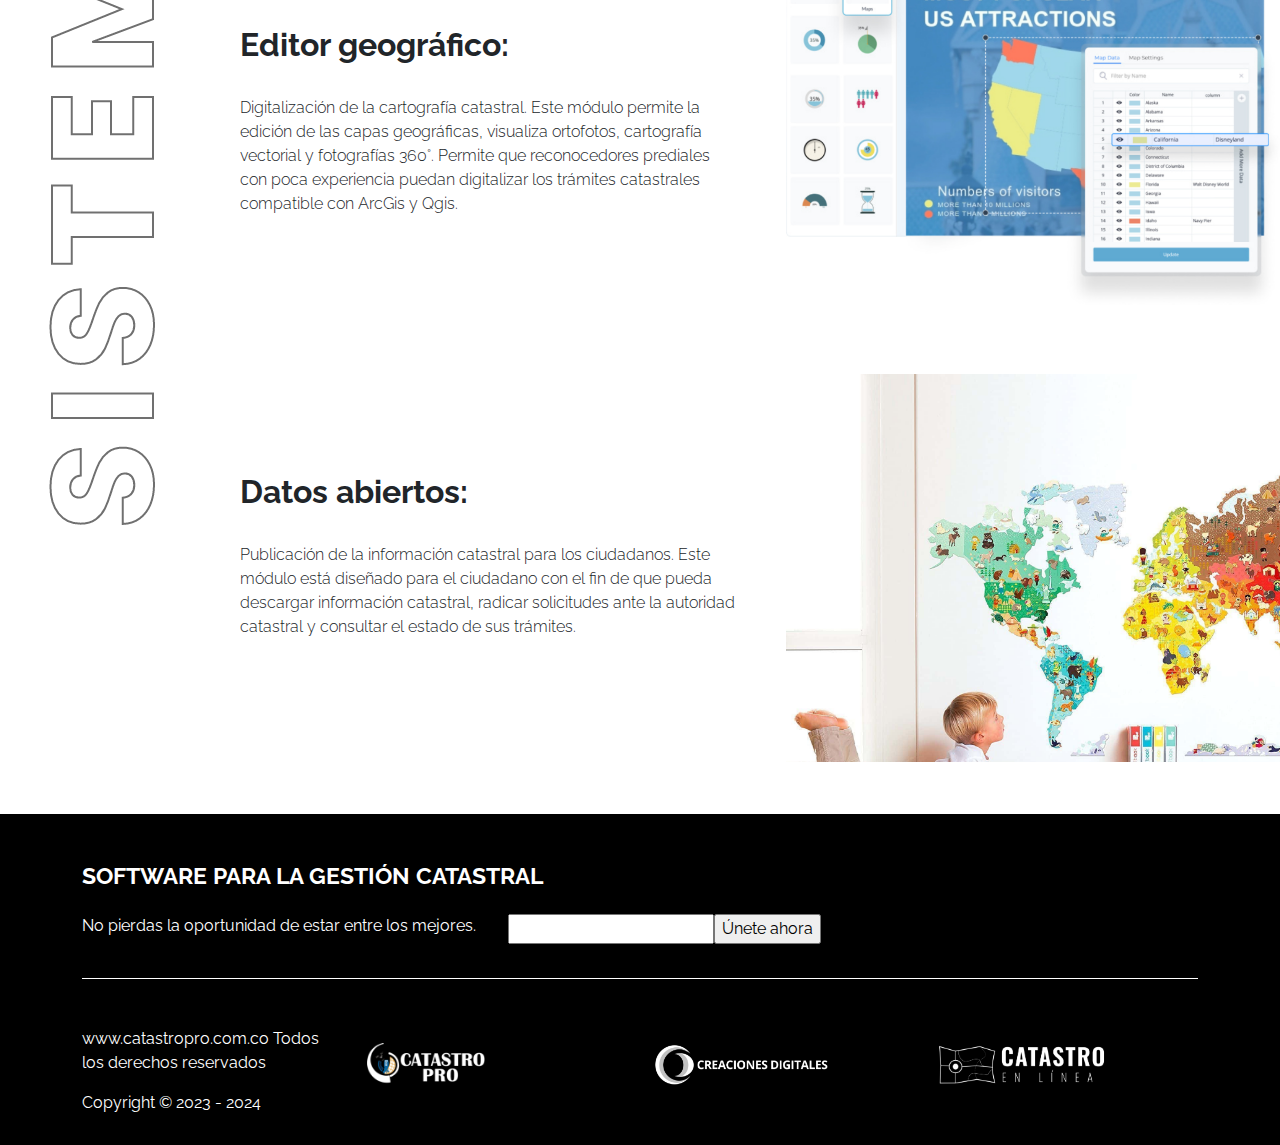
<file: sistema_pro_1.html>
<!DOCTYPE html>
<html lang="en">

<head>
    <meta charset="UTF-8">
    <meta name="viewport" content="width=device-width, initial-scale=1.0">
    <title>Sistema Pro 1 | Catastro Pro</title>
    <link rel="stylesheet" type="text/css" href="./assets/vendor/bootstrap/css/bootstrap.min.css">
    <link rel="stylesheet" type="text/css" href="./assets/vendor/fullpage/fullpage.min.css">
    <link rel="stylesheet" type="text/css" href="./assets/css/main.css">
</head>

<body>
    <div id="navbar-home" class="navbar-home-right">
        <div class="navbar-links">
            <a href="javascript:void(0)" class="closebtn" onclick="closeNav()">MENÚ ×</a>
            <!-- Agrega tus enlaces aquí -->
            <a href="./sistema_pro_1.html">SISTEMA 1</a>
            <a href="./sistema_pro_2.html">SISTEMA 2</a>
            <a href="./funcionalidades.html">FUNCIONALIDADES</a>
            <a href="./index.html#nosotros-home">NOSOTROS</a>
            <a href="./contactanos.html">CONTÁCTANOS</a>
        </div>
    </div>

    <div class="static-elements mb-5">
        <div class="top-images">
            <a href="./index.html"><img id="icono-home" src="./assets/img/Icon feather-home.png" class="top-image-1"
                    alt=""
                    onmouseover="changeImage('icono-home', './assets/img/Icon feather-home (Estado con cursor encima).png')"
                    onmouseout="changeImage('icono-home', './assets/img/Icon feather-home.png')"></a>
            <img src="./assets/img/MENU.png" class="top-image-3" onclick="openNav()" alt="">
        </div>
        <a href="https://wa.me/3138451899" target="_blank">
            <img id="whatsapp-icon" src="./assets/img/whatsapp.png" alt="Icono de WhatsApp"
                onmouseover="changeImage('whatsapp-icon', './assets/img/pngwing.com.png')"
                onmouseout="changeImage('whatsapp-icon', './assets/img/whatsapp.png')">
        </a>
    </div>

    <section class="title-sistema-pro-1 mt-5">
        <div class="container">
            <div class="d-flex justify-content-end align-items-center position-relative">
                <img class="small-icon-1" src="./assets/img/Grupo 1.png" alt="">
                <h1>SISTEMA PRO 1</h1>
                <img src="./assets/img/Recurso 2-8.png" class="abstract-design" alt="">
            </div>
            <p>Sistema PRO para hacer tú mismo, fáciles de hacer y <br /> las instrucciones fáciles de seguir.</p>
        </div>
    </section>

    <section class="sistema-pro-1-categorias">
        <div class="container-fluid">
            <div class="d-flex justify-content-center align-items-center position-relative">
                <img src="./assets/img/image-3.png" alt="">
                <div class="position-absolute d-flex flex-column align-items-start">
                    <h4>Categorías</h4>
                    <ul>
                        <li><a href="#conservacion-catastral">Conservación Catastral:</a></li>
                        <hr>
                        <li><a href="#actualizacion-catastral">Actualización Catastral:</a></li>
                        <hr>
                        <li><a href="#editor-geografico">Editor geográfico:</a></li>
                        <hr>
                        <li><a href="#datos-abiertos">Datos Abiertos:</a></li>
                    </ul>
                    <img src="./assets/img/Recurso 4-8.png" class="abstract-design-2" alt="">
                </div>
                <div class="enlace-sistema-pro-2">
                    <a href="./sistema_pro_2.html">Ver sistema pro 2 &#8594;</a>
                </div>
            </div>
        </div>
    </section>

    <section class="py-1 sistema-pro-1">
        <div class="container px-4 px-lg-5 my-5" id="conservacion-catastral">
            <div class="row gx-4 gx-lg-5 align-items-center">
                <div class="col-md-6"><img class="card-img-top mb-5 mb-md-0"
                        src="./assets/img/depositphotos_457365650-stock-photo-land-development-map-developer-with.png"
                        alt="..." />
                </div>
                <div class="col-md-6">
                    <h2 class="display-8 fw-bolder">Conservación Catastral:</h2>
                    <p class="lead">Registro y control de trámites catastrales. Este módulo permite las consultas,
                        radicación de trámites, genera actos administrativos, informes, estadísticas. Potencializado con
                        una consulta histórica de trámites y un seguimiento a la gestión de metas.</p>
                </div>
            </div>
        </div>
        <div class="container px-4 px-lg-5 my-5" id="actualizacion-catastral">
            <div class="row gx-4 gx-lg-5 align-items-center">
                <div class="col-md-6"><img class="card-img-top mb-5 mb-md-0"
                        src="./assets/img/depositphotos_325527960-stock-photo-hand-holding-pencil-over-cadastre.png"
                        alt="..." />
                </div>
                <div class="col-md-6">
                    <h2 class="display-8 fw-bolder">Actualización Catastral:</h2>
                    <p class="lead">Cambios masivos de la información predial y aplicación de nuevo estudio económico.
                        Este módulo registra los resultados del barrido predial masivo incorporando las variables del
                        modelo LADM-COL, así como liquidación de avalúos según el nuevo estudio físico – económico.</p>
                </div>
            </div>
        </div>
        <div class="container px-4 px-lg-5 my-5" id="editor-geografico">
            <div class="row gx-4 gx-lg-5 align-items-center">
                <div class="col-md-6">
                    <h2 class="display-8 fw-bolder">Editor geográfico:</h2>
                    <p class="lead">Digitalización de la cartografía catastral. Este módulo permite la edición de las
                        capas geográficas, visualiza ortofotos, cartografía vectorial y fotografías 360°. Permite que
                        reconocedores prediales con poca experiencia puedan digitalizar los trámites catastrales
                        compatible con ArcGis y Qgis.</p>
                </div>
                <div class="col-md-6"><img class="card-img-top mb-5 mb-md-0" src="./assets/img/image-2.png" alt="..." />
                </div>
            </div>
        </div>
        <div class="container px-4 px-lg-5 my-5" id="datos-abiertos">
            <div class="row gx-4 gx-lg-5 align-items-center">
                <div class="col-md-6">
                    <h2 class="display-8 fw-bolder">Datos abiertos:</h2>
                    <p class="lead">Publicación de la información catastral para los ciudadanos. Este módulo está
                        diseñado para el ciudadano con el fin de que pueda descargar información catastral, radicar
                        solicitudes ante la autoridad catastral y consultar el estado de sus trámites.</p>
                </div>
                <div class="col-md-6"><img class="card-img-top mb-5 mb-md-0" src="./assets/img/image-1.png" alt="..." />
                </div>
            </div>
        </div>
    </section>

    <section class="footer-home section">
        <div class="footer-top">
            <div class="container">
                <div class="row pt-5">
                    <div class="col-md-8">
                        <h2>SOFTWARE PARA LA GESTIÓN CATASTRAL</h2>
                    </div>
                </div>
                <div class="row pt-3">
                    <div class="col-md-10 footer-newsletter d-flex align-tems-center">
                        <p>No pierdas la oportunidad de estar entre los mejores.</p>
                        <form action="" method="post" class="ml-3">
                            <input type="email" name="email"><input type="submit" value="Únete ahora">
                        </form>
                    </div>
                </div>
                <div class="linea mt-4"></div>
                <div class="row mt-5">
                    <div class="col-md-3">
                        <p>www.catastropro.com.co Todos los derechos reservados</p>
                        <p>Copyright © 2023 - 2024</p>
                    </div>
                    <div class="col-md-3">
                        <img src="./assets/img/Linea_grafica_megativo_-05.png" class="h-50 pt-3" alt="">
                    </div>
                    <div class="col-md-3">
                        <img src="./assets/img/lOGO_CREACIONES_DIGITALES-03.png" class="h-50 pt-3" alt="">
                    </div>
                    <div class="col-md-3">
                        <img src="./assets/img/Logo_Horizontal_Negativo_Catas.png" class="h-50 pt-3" alt="">
                    </div>
                </div>
            </div>
        </div>
    </section>

    <script src="./assets/vendor/bootstrap/js/bootstrap.min.js"></script>
    <script src="./assets/vendor/bootstrap/js/bootstrap.min.js"></script>
    <script src="./assets/vendor/jquery/jquery-3.7.1.min.js"></script>
    <script src="./assets/vendor/swiper/swiper-bundle.min.js"></script>
    <script src="./assets/vendor/fullpage/fullpage.min.js"></script>
    <script src="./assets/js/main.js"></script>
</body>

</html>
</file>
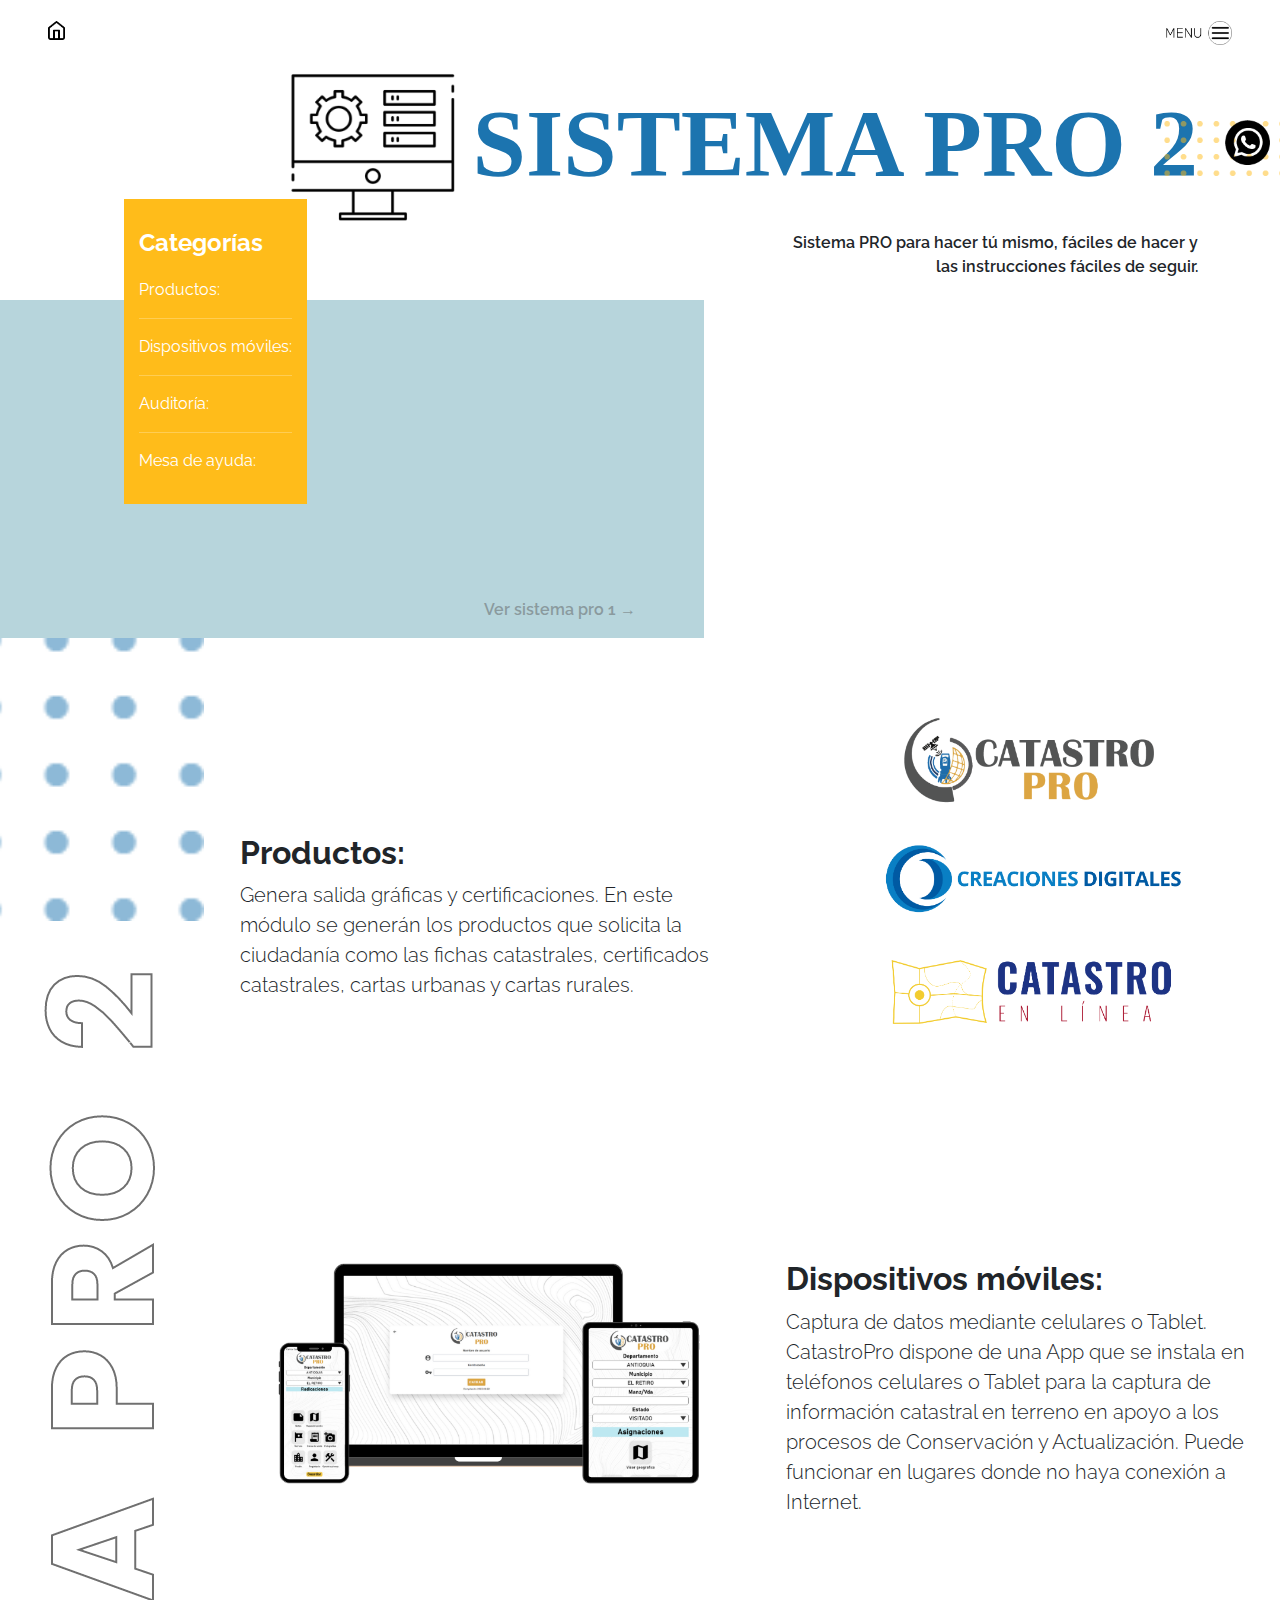
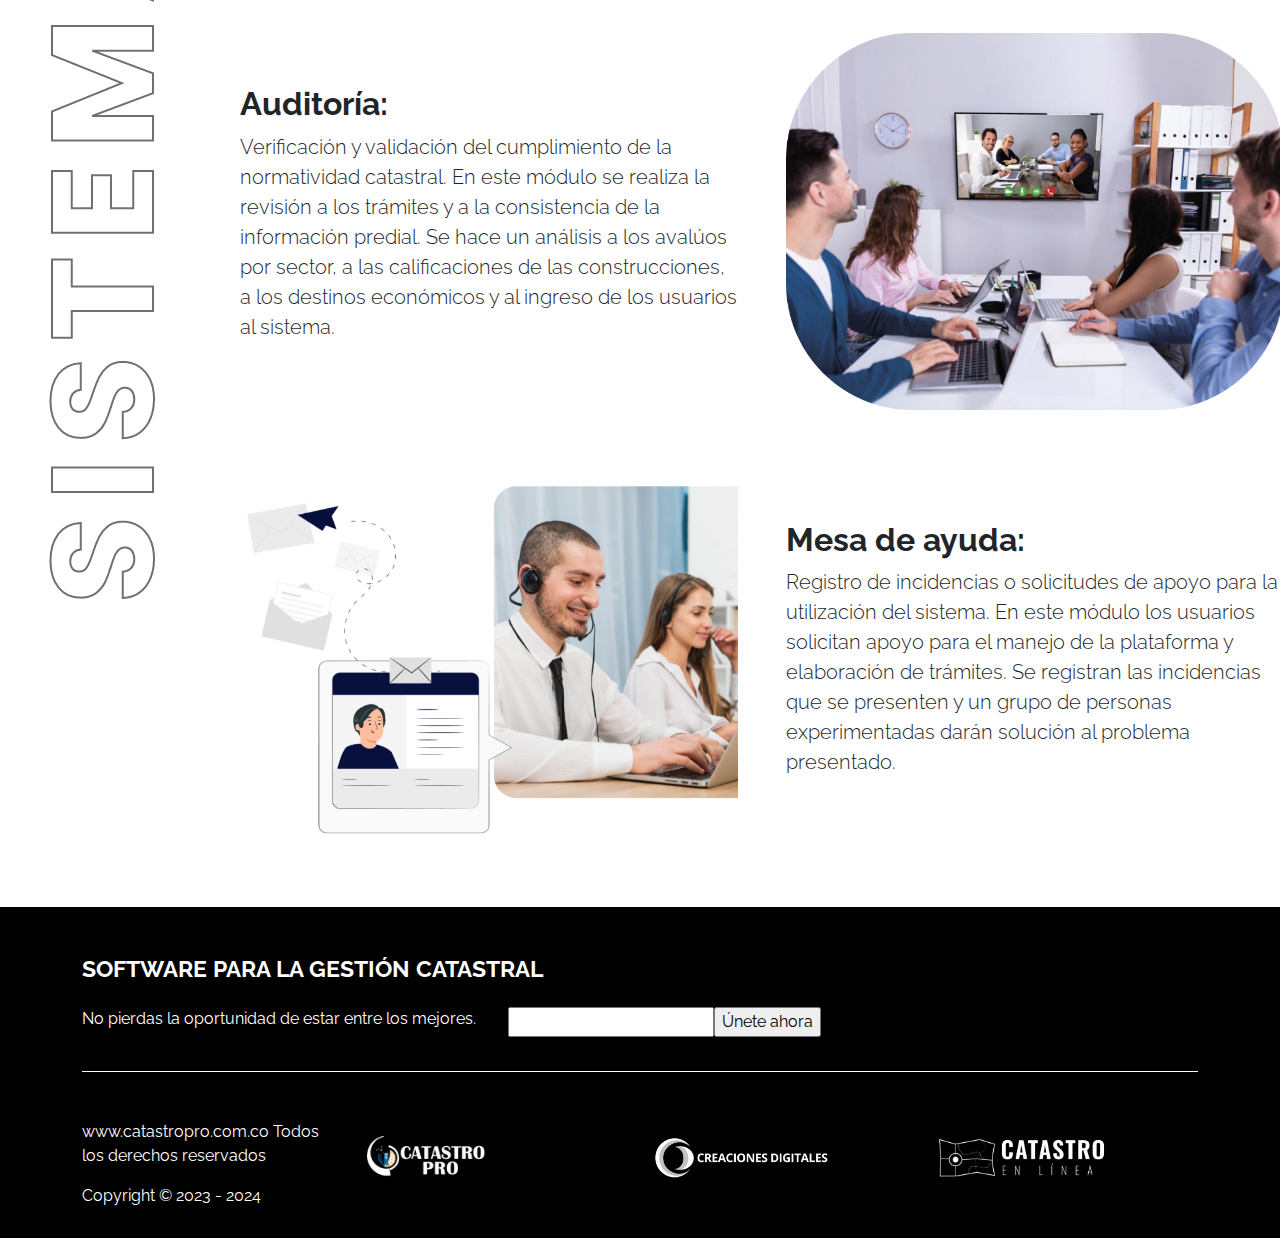
<file: sistema_pro_2.html>
<!DOCTYPE html>
<html lang="en">

<head>
    <meta charset="UTF-8">
    <meta name="viewport" content="width=device-width, initial-scale=1.0">
    <title>Sistema Pro 1 | Catastro Pro</title>
    <link rel="stylesheet" type="text/css" href="./assets/vendor/bootstrap/css/bootstrap.min.css">
    <link rel="stylesheet" type="text/css" href="./assets/vendor/fullpage/fullpage.min.css">
    <link rel="stylesheet" type="text/css" href="./assets/css/main.css">
</head>

<body>
    <div id="navbar-home" class="navbar-home-right">
        <div class="navbar-links">
            <a href="javascript:void(0)" class="closebtn" onclick="closeNav()">MENÚ ×</a>
            <!-- Agrega tus enlaces aquí -->
            <a href="./sistema_pro_1.html">SISTEMA 1</a>
            <a href="./sistema_pro_2.html">SISTEMA 2</a>
            <a href="./funcionalidades.html">FUNCIONALIDADES</a>
            <a href="./index.html#nosotros-home">NOSOTROS</a>
            <a href="./contactanos.html">CONTÁCTANOS</a>
        </div>
    </div>

    <div class="static-elements mb-5">
        <div class="top-images">
            <a href="./index.html"><img id="icono-home" src="./assets/img/Icon feather-home.png" class="top-image-1"
                    alt=""
                    onmouseover="changeImage('icono-home', './assets/img/Icon feather-home (Estado con cursor encima).png')"
                    onmouseout="changeImage('icono-home', './assets/img/Icon feather-home.png')"></a>
            <img src="./assets/img/MENU.png" class="top-image-3" onclick="openNav()" alt="">
        </div>
        <a href="https://wa.me/3138451899" target="_blank">
            <img id="whatsapp-icon" src="./assets/img/whatsapp.png" alt="Icono de WhatsApp"
                onmouseover="changeImage('whatsapp-icon', './assets/img/pngwing.com.png')"
                onmouseout="changeImage('whatsapp-icon', './assets/img/whatsapp.png')">
        </a>
    </div>

    <section class="title-sistema-pro-2">
        <div class="container">
            <div class="d-flex justify-content-end align-items-center">
                <img class="small-icon-1" src="./assets/img/Grupo -12.png" alt="">
                <h1>SISTEMA PRO 2</h1>
                <img src="./assets/img/Recurso 2-8.png" class="abstract-design" alt="">
            </div>
            <p>Sistema PRO para hacer tú mismo, fáciles de hacer y <br /> las instrucciones fáciles de seguir.</p>
        </div>
    </section>

    <section class="sistema-pro-2-categorias">
        <div class="container-fluid">
            <div class="d-flex justify-content-center align-items-center position-relative">
                <img src="./assets/img/image-3.png" alt="">
                <div class="position-absolute d-flex flex-column align-items-start">
                    <h4>Categorías</h4>
                    <ul class="pr-5">
                        <li><a href="#productos">Productos:</a></li>
                        <hr>
                        <li><a href="#dispositivos-moviles">Dispositivos móviles:</a></li>
                        <hr>
                        <li><a href="#auditoria">Auditoría:</a></li>
                        <hr>
                        <li><a href="#mesa-de-ayuda">Mesa de ayuda:</a></li>
                    </ul>
                    <img src="./assets/img/Recurso 4-8.png" class="abstract-design-2" alt="">
                </div>
                <div class="enlace-sistema-pro-2">
                    <a href="./sistema_pro_1.html">Ver sistema pro 1 &#8594;</a>
                </div>
            </div>
        </div>
    </section>

    <section class="py-1 sistema-pro-2">
        <div class="container px-4 px-lg-5 my-5" id="productos">
            <div class="row gx-4 gx-lg-5 align-items-center">
                <div class="col-md-6">
                    <h2 class="display-8 fw-bolder">Productos:</h2>
                    <p class="lead">Genera salida gráficas y certificaciones. En este módulo se generán los productos
                        que solicita la ciudadanía como las fichas catastrales, certificados catastrales, cartas urbanas
                        y cartas rurales.</p>
                </div>
                <div class="col-md-6"><img class="card-img-top mb-5 mb-md-0" src="./assets/img/Grupo 69.png"
                        alt="..." />
                </div>
            </div>
        </div>
        <div class="container px-4 px-lg-5 my-5" id="dispositivos-moviles">
            <div class="row gx-4 gx-lg-5 align-items-center">
                <div class="col-md-6"><img class="card-img-top mb-5 mb-md-0"
                        src="./assets/img/Post Instagram mockup descuento web azul.png" alt="..." />
                </div>
                <div class="col-md-6">
                    <h2 class="display-8 fw-bolder">Dispositivos móviles:</h2>
                    <p class="lead">Captura de datos mediante celulares o Tablet. CatastroPro dispone de una App que se
                        instala en teléfonos celulares o Tablet para la captura de información catastral en terreno en
                        apoyo a los procesos de Conservación y Actualización. Puede funcionar en lugares donde no haya
                        conexión a Internet.</p>
                </div>
            </div>
        </div>
        <div class="container px-4 px-lg-5 my-5" id="auditoria">
            <div class="row gx-4 gx-lg-5 align-items-center">
                <div class="col-md-6">
                    <h2 class="display-8 fw-bolder">Auditoría:</h2>
                    <p class="lead">Verificación y validación del cumplimiento de la normatividad catastral. En este
                        módulo se realiza la revisión a los trámites y a la consistencia de la información predial. Se
                        hace un análisis a los avalúos por sector, a las calificaciones de las construcciones, a los
                        destinos económicos y al ingreso de los usuarios al sistema.</p>
                </div>
                <div class="col-md-6"><img class="card-img-top mb-5 mb-md-0"
                        src="./assets/img/7f76dca2b695506bdd6a9b94eed89ea3.png" alt="..." />
                </div>
            </div>
        </div>
        <div class="container px-4 px-lg-5 my-5" id="mesa-de-ayuda">
            <div class="row gx-4 gx-lg-5 align-items-center">
                <div class="col-md-6"><img class="card-img-top mb-5 mb-md-0" src="./assets/img/image-4.png" alt="..." />
                </div>
                <div class="col-md-6">
                    <h2 class="display-8 fw-bolder">Mesa de ayuda:</h2>
                    <p class="lead">Registro de incidencias o solicitudes de apoyo para la utilización del sistema. En
                        este módulo los usuarios solicitan apoyo para el manejo de la plataforma y elaboración de
                        trámites. Se registran las incidencias que se presenten y un grupo de personas experimentadas
                        darán solución al problema presentado.</p>
                </div>
            </div>
        </div>
    </section>

    <section class="footer-home section">
        <div class="footer-top">
            <div class="container">
                <div class="row pt-5">
                    <div class="col-md-8">
                        <h2>SOFTWARE PARA LA GESTIÓN CATASTRAL</h2>
                    </div>
                </div>
                <div class="row pt-3">
                    <div class="col-md-10 footer-newsletter d-flex align-tems-center">
                        <p>No pierdas la oportunidad de estar entre los mejores.</p>
                        <form action="" method="post" class="ml-3">
                            <input type="email" name="email"><input type="submit" value="Únete ahora">
                        </form>
                    </div>
                </div>
                <div class="linea mt-4"></div>
                <div class="row mt-5">
                    <div class="col-md-3">
                        <p>www.catastropro.com.co Todos los derechos reservados</p>
                        <p>Copyright © 2023 - 2024</p>
                    </div>
                    <div class="col-md-3">
                        <img src="./assets/img/Linea_grafica_megativo_-05.png" class="h-50 pt-3" alt="">
                    </div>
                    <div class="col-md-3">
                        <img src="./assets/img/lOGO_CREACIONES_DIGITALES-03.png" class="h-50 pt-3" alt="">
                    </div>
                    <div class="col-md-3">
                        <img src="./assets/img/Logo_Horizontal_Negativo_Catas.png" class="h-50 pt-3" alt="">
                    </div>
                </div>
            </div>
        </div>
    </section>

    <script src="./assets/vendor/bootstrap/js/bootstrap.min.js"></script>
    <script src="./assets/vendor/bootstrap/js/bootstrap.min.js"></script>
    <script src="./assets/vendor/jquery/jquery-3.7.1.min.js"></script>
    <script src="./assets/vendor/swiper/swiper-bundle.min.js"></script>
    <script src="./assets/vendor/fullpage/fullpage.min.js"></script>
    <script src="./assets/js/main.js"></script>
</body>

</html>
</file>
<file: assets/css/main.css>
@import url('https://fonts.googleapis.com/css2?family=Raleway:ital,wght@0,100;0,200;0,300;0,400;0,500;0,600;0,700;0,800;0,900;1,100;1,200;1,300;1,400;1,500;1,600;1,700;1,800;1,900&display=swap');
@import url('https://fonts.googleapis.com/css2?family=Raleway:ital,wght@0,100;0,200;0,300;0,400;0,500;0,600;0,700;0,800;0,900;1,100;1,200;1,300;1,400;1,500;1,600;1,700;1,800;1,900&display=swap');

* {
    font-family: "Raleway";
}

#whatsapp-icon {
    position: fixed;
    top: 120px;
    right: 10px;
    width: 45px;
    z-index: 10000;
    transition: transform 0.3s ease-in-out;
}

#whatsapp-icon:hover {
    transform: scale(3) translateX(-10px);
}

.navbar-home-right {
    height: 100%;
    width: 0;
    position: fixed;
    z-index: 1000;
    top: 0;
    right: 0;
    /* Asegúrate de que la barra de navegación aparezca a la derecha */
    background-color: #fff;
    overflow-x: hidden;
    transition: 0.5s;
}

.navbar-home-right .navbar-links {
    margin-top: 5rem;
}

.navbar-home-right a {
    padding: 8px 8px 8px 32px;
    text-decoration: none;
    font-size: 1.1rem;
    color: #000000;
    display: block;
    text-align: right;
    margin-right: 5rem;
}

.navbar-home-right .closebtn {
    position: absolute;
    top: 0;
    right: 10px;
    font-size: 0.9rem;
    margin-top: 1.2rem;
}

.banner-home {
    background: url("../img/banner-home.jpg");
    background-size: cover;
    background-position: center;
    width: 100%;
    height: 100vh;
}

.banner-home .container,
.funcionalidades-banner .container {
    position: relative;
}

.top-images-banner {
    position: fixed !important;
    display: flex;
    justify-content: space-between;
    top: 0;
    left: 0;
    right: 0;
    z-index: 9999;
    background-color: #ffffff;
    padding-bottom: 0.5rem;
}

.top-images-banner,
.top-images,
.funcionalidades-banner .top-images {
    position: fixed !important;
    display: flex;
    justify-content: space-between;
    top: 0;
    left: 0;
    right: 0;
    z-index: 9999;
}

.top-images-banner img,
.top-images img,
.funcionalidades-banner .top-images img {
    margin-top: 1.3rem;
}

.top-image-1,
.funcionalidades-banner .top-image-1 {
    width: auto;
    height: 1.2rem;
    margin-left: 3rem;
}

.top-image-2 {
    width: auto;
    height: 3rem;
}

.top-image-3,
.funcionalidades-banner .top-image-3 {
    width: auto;
    height: 1.5rem;
    margin-right: 3rem;
}

.banner-home .botones-home {
    margin-left: 2rem;
}

.banner-home .botones-home img {
    max-width: 30%;
    height: auto;
    margin-top: -8rem;
    transition: all 0.8s ease;
}

.banner-home .botones-home img:hover {
    transform: translateY(-35px);
}

.banner-home .text {
    margin-top: 7.5rem;
    font-family: 'Rubik', open-sans;
}

.zoom {
    transition: transform 0.7s ease;
    transform-origin: center;
}

.zoom:hover {
    -ms-transform: scale(2.5);
    -webkit-transform: scale(2.5);
    transform: scale(2.5);
}

.banner-home h1 {
    font-size: 0.9rem;
    font-weight: 800;
    margin-left: 20rem;
    text-align: center;
}

.banner-home p {
    font-size: 1.1rem;
    margin-left: 24rem;

}

.banner-home p img {
    width: 32%;
    height: 32%;
    margin-left: 5rem;
}

.tramites-home {
    background: url("../img/tramites-catastro-pro.jpg");
    background-size: cover;
    background-position: center;
    width: 100%;
    height: 100vh;
}

.tramites-home .tramites-menu a {
    text-decoration: none;
    color: #000000;
    font-size: 0.9rem;
    margin-left: 1.5rem;
    font-weight: 500;
    display: inline-block;
}

.tramites-home .tramites-menu a.active {
    background-color: white;
    padding-top: 2rem;
    padding-bottom: 2rem;
    border-radius: 0.3rem;
    font-weight: 700;
    padding-left: 0.3rem;
    padding-right: 0.3rem;
    position: relative;
}

.tramites-home .tramites-menu a.active::after {
    content: "";
    position: absolute;
    left: 50%;
    bottom: -30px;
    height: 30px;
    width: 1px;
    background: #ffffff;
    transform: translateX(-50%);
}

.tramites-home .tramites-text {
    padding-top: 1rem;
}

.tramites-home .tramites-text img {
    width: 25%;
    height: auto;
    margin-left: 8rem;
}

.tramites-home .tramites-menu {
    padding-top: 1rem;
}

.tramites-home .ji {
    margin-left: 5rem !important;
}

.tramites-home .clipped-img {
    position: absolute;
    left: -100%;
    clip-path: polygon(50% 0, 100% 0, 100% 100%, 50% 100%);
}

.card-image {
    position: relative;
}

.objetivos-home {
    background: url("../img/objetivos-catastro-pro.jpg");
    background-size: cover;
    background-position: center;
    width: 100%;
    height: 120vh;
}

.objetivos-home .sistema-intuitivo {
    padding-top: 12rem;
    padding-left: 32rem;
}

.objetivos-home .objetivos {
    padding-top: 5.5rem;
    padding-left: 9.8rem;
}

.objetivos-home .sistema-intuitivo h2,
.objetivos-home .objetivos h2 {
    font-size: 1rem;
    font-weight: 700;
}

.objetivos-home .sistema-intuitivo p,
.objetivos-home .objetivos p {
    font-size: 0.8rem;
}

.nosotros-home {
    background: url("../img/nosotros.jpg");
    background-size: cover;
    background-position: center;
    width: 100%;
    height: 100vh;
}

.nosotros-home .row {
    display: flex;
    justify-content: flex-end;
    align-items: center;
    min-height: 100vh;
}

.nosotros-home .nosotros-home-text {
    background-color: #fff;
    padding: 15px;
    font-size: 0.9rem;
    border-radius: 0.7rem;
    margin-right: 3rem;
}

.beneficios-home {
    background: url("../img/beneficios-catastro-pro.jpg");
    background-size: cover;
    background-position: center 67%;
    width: 100%;
    height: 110vh;
}

.beneficios-home .beneficios-iconos-1 {
    justify-content: center;
    padding-top: 1rem;
    position: relative;
    top: -10.5vh;
}

.beneficios-home .beneficios-iconos-1 h2,
.beneficios-home .beneficios-iconos-2 h2 {
    font-size: 1rem;
    margin-top: 0.8rem !important;
    font-weight: 600 !important;
    font-family: 'Rubik', open-sans;
}

.beneficios-home .beneficios-iconos-1 p,
.beneficios-home .beneficios-iconos-2 p {
    font-size: 0.8rem;
    font-weight: 500;
    font-family: 'Rubik', open-sans;
}

.beneficios-home .beneficios-iconos-1 .col-md-4 {
    margin: 0 -75px;
}

.beneficios-home .beneficios-iconos-2 .col-md-4 {
    margin: 0 -30px;
}

.beneficios-home .beneficios-iconos-2 {
    display: flex;
    justify-content: center;
}

.beneficios-home .beneficios-iconos-1 img,
.beneficios-home .beneficios-iconos-2 img {
    width: 35%;
}

.beneficios-home .beneficios-iconos-2 img {
    margin-top: -3.5rem;
}

.beneficios-home .beneficios-title {
    text-align: center;
    margin-top: 5rem;
}

.beneficios-home .beneficios-title h2 {
    font-size: 2.6rem;
    font-weight: 400;
}

.contactanos-home {
    background: url("../img/contactanos-catastro-pro.jpg");
    background-size: cover;
    background-position: center;
    width: 100%;
    height: 100vh;
}

.contactanos-home .contactanos-text h2 {
    font-size: 2.9rem;
    font-family: 'Rubik', sans-serif;

}

.contactanos-home .contactanos-text {
    margin-top: 14rem;
    margin-right: 5rem;
    text-align: right;
    font-size: 1.3rem;
}

.contactanos-home .contactanos-text a {
    color: #1C74AF;
    text-decoration: none;
    font-size: 1.4rem;
}

.title-sistema-pro-1 h1,
.title-sistema-pro-2 h1 {
    text-align: right;
    font-weight: 800;
    font-size: 6rem;
    margin-top: 1rem;
    font-family: 'Rubik', open-sans;
}

.title-sistema-pro-1 h1 {
    color: #FFBC1A;
}

.title-sistema-pro-2 h1 {
    color: #1C74AF;
}

.title-sistema-pro-1 img,
.title-sistema-pro-2 img {
    width: 15%;
    margin-top: 1rem;
    margin-right: 1rem;
}

.title-sistema-pro-1 p,
.title-sistema-pro-2 p {
    text-align: right;
    font-weight: 600;
}

.title-sistema-pro-1 .abstract-design,
.title-sistema-pro-2 .abstract-design {
    position: absolute;
    bottom: 0;
    left: 0;
    width: auto;
    height: 55%;
    margin-left: -1.5rem;
    margin-bottom: -1.3rem;
}

.sistema-pro-1-categorias .abstract-design-2,
.sistema-pro-2-categorias .abstract-design-2 {
    position: absolute;
    bottom: 0;
    left: 0;
    width: auto;
    height: 18%;
    margin-left: 65rem;
    margin-bottom: 20.5rem;
}

.categorias {
    background: url("../img/image-3.png") no-repeat;
    background-size: cover;
}

.sistema-pro-1 {
    background: url("../img/title-1.png") no-repeat;
    background-position: left 50%;
}

.sistema-pro-2 {
    background: url("../img/title-3.png") no-repeat;
    background-position: left 50%;
}

.sistema-pro-1 .container {
    margin-left: 12rem !important;
}

.sistema-pro-2 .container {
    margin-left: 12rem !important;
}

.sistema-pro-1 h2 {
    font-size: 2rem;
    margin-bottom: 2rem;
}

.sistema-pro-1 p {
    font-size: 1rem;
}

.sistema-pro-1-categorias,
.sistema-pro-2-categorias {
    margin-right: 59.5rem;
}

.sistema-pro-1-categorias .position-absolute,
.sistema-pro-2-categorias .position-absolute {
    top: 0;
    left: 0;
    color: #fff;
    padding: 15px;
    margin-left: 7rem;
    margin-top: -6rem;
}

.sistema-pro-1-categorias .position-absolute {
    background-color: #1C74AF;
}

.sistema-pro-2-categorias .position-absolute {
    background-color: #FFBC1A;
}

.sistema-pro-1-categorias .position-absolute h4,
.sistema-pro-2-categorias .position-absolute h4 {
    margin-top: 0.9rem;
    font-weight: 700;
    margin-bottom: 1.3rem;
}

.sistema-pro-1-categorias .position-absolute ul,
.sistema-pro-2-categorias .position-absolute ul {
    list-style-type: none;
    padding-left: 0;
}

.sistema-pro-1-categorias .position-absolute a,
.sistema-pro-2-categorias .position-absolute a {
    color: #fff;
    text-decoration: none;
    font-weight: 400;
}

.sistema-pro-1-categorias .enlace-sistema-pro-2,
.sistema-pro-2-categorias .enlace-sistema-pro-2 {
    position: absolute;
    bottom: 0;
    right: 0;
    margin-right: -20rem;
    margin-bottom: 1rem;
}

.sistema-pro-1-categorias .enlace-sistema-pro-2 a,
.sistema-pro-2-categorias .enlace-sistema-pro-2 a {
    text-decoration: none;
    color: #8A9A9E;
    font-weight: 600;
}

.funcionalidades-banner {
    background: url("../img/funcionalidades-banner.jpg");
    background-size: cover;
    width: 100%;
    height: 27vh;
    background-position: center;
}

.funcionalidades-banner h1 {
    color: #fff;
    font-size: 1.7rem;
}

.funcionalidades-linea {
    border-top: 2px solid #ffffff !important;
    width: 50%;
    margin: 0 auto;
}

@keyframes rellenar {
    to {
        stroke-dasharray: var(--porcentaje) 100;
    }
}

.porcentajes {
    position: relative;
}

.porcentajes span {
    position: absolute;
    top: 0%;
    left: 0%;
    bottom: 0%;
    right: 0%;
    display: flex;
    align-items: center;
    justify-content: center;
    font: .0.7rem Verdana;
    font-weight: 700;
}

circle {
    fill: #EAECEB;
    stroke: #AAA;
    stroke-width: 5;
    stroke-dasharray: 100 100;
    transform: rotate(-90deg);
    transform-origin: 50%;
}

circle:nth-child(2) {
    stroke: var(--color);
    stroke-dasharray: 0 100;
    animation: rellenar .80s linear forwards;
}

.funcionalidades-graficos .row .col-md-3,
.funcionalidades-graficos .row .col-md-6 {
    border: 1px solid grey;
    text-align: center;
    font-size: 0.9rem;
    padding-top: 6%;
    padding-bottom: 3%;
}

.funcionalidades-iconos {
    background: linear-gradient(rgba(0, 0, 0, 0.4), rgba(0, 0, 0, 0.4)), url("../img/funcionalidades-iconos.jpg");
    background-size: cover;
    background-position: center;
    width: 100%;
    height: 80vh;
}

.funcionalidades-iconos .row {
    color: #ffffff;
    padding-top: 3rem;
}

.funcionalidades-iconos h2 {
    font-weight: 600;
}

.funcionalidades-iconos p {
    font-size: 1.3rem;
}

.funcionalidades-iconos .funcionalidades-linea {
    width: 30%;
    border: 1px solid #fff;
}

.funcionalidades-iconos img {
    width: auto;
    height: 70%;
}

.funcionalidades-testimonios {
    background-color: #000000;
    color: #ffffff;
}

.funcionalidades-testimonios h1 {
    font-size: 2rem;
    font-weight: 300;
}

.funcionalidades-testimonios p {
    font-size: 0.9rem;
}

.funcionalidades-testimonios .service-icon {
    background-color: #fff;
    color: #000000;
    height: 5rem;
    width: 5rem;
    display: block;
    line-height: 4.5rem;
    font-size: 1.5rem;
    box-shadow: 0 3px 3px 0 rgba(0, 0, 0, 0.1);
}

.funcionalidades-banner h1 {
    padding-top: 4.5rem;
}

.funcionalidades-testimonios .rounded-circle {
    border-radius: 50% !important;
}

.funcionalidades-capacidades {
    background: url("../img/funcionalidades-capacidades.jpg");
    background-size: cover;
    width: 100%;
    height: 80vh;
    background-position: center;
}

.funcionalidades-capacidades h2 {
    text-align: center;
    padding-top: 5rem;
    font-weight: 400;
}

.funcionalidades-capacidades p {
    font-weight: 500;
}

.funcionalidades-capacidades .funcionalidades-linea-capacidades {
    width: 10%;
    border: 1px solid #000;
    margin: 0 auto;
}

.funcionalidades-capacidades img {
    width: 120%;
    height: auto;
    margin-top: 2rem;
}

.funcionalidades-capacidades .funcionalidades-img-1 {
    margin-left: -9rem;
}

.funcionalidades-capacidades .funcionalidades-img-2 {
    margin-left: 4rem;
}

.footer-home {
    background-color: #000000;
    color: #ffffff;
}

.footer-home h2 {
    font-size: 23px;
    font-weight: bold;
}

.footer-home .ml-3 {
    margin-left: 2rem;
}

.linea {
    border-top: 1px solid white;
}

.linea-2 {
    border-top: 4px solid white;
    width: 30%;
    margin: auto;
}

.contactanos-page {
    background: url("../img/contactanos.jpg");
    background-size: cover;
    background-position: center;
    width: 100%;
    height: 100vh;
}

.contactanos-page h1 {
    font-size: 2.2rem;
    font-weight: 600;
}

.contactanos-page h2 {
    font-size: 1.3rem;
}

.contactanos-page .logo {
    width: auto;
    height: 3rem;
    margin-top: 2rem;
    margin-bottom: 3rem;
}

.contactanos-page .contactanos-telefono span {
    margin-right: 1.5rem;
}

.contactanos-page .contactanos-telefono {
    font-weight: 500;
    font-size: 1.1rem;
}

.contactanos-page .contactanos-telefono img {
    width: auto;
    height: 1rem;
    margin-right: 0.3rem;
}

.contactanos-page .btn {
    background-color: #FFBC1A;
    margin-top: 0.5rem;
    padding-left: 2.5rem;
    padding-right: 2.5rem;
    font-weight: 500;
    font-size: 0.9rem;
}

.contactanos-page .servicios-contactanos {
    margin-top: 7rem;
}

.contactanos-page .botones-contactanos {
    display: flex;
}

.contactanos-page .botones-contactanos img {
    width: 45%;
    height: 45%;
    margin-right: 1rem;
}

.contactanos-page .botones-contactanos .boton-funcionalidades {
    width: 51%;
    height: 51%;
}

.contactanos-page .servicios-contactanos img {
    transition: all 0.8s ease;
}

.contactanos-page .servicios-contactanos img:hover {
    transform: translateY(-3px);
}

@media (min-width: 1400px) {

    .top-image-1 {
        width: auto;
        height: 2rem;
        margin-left: 3rem;
    }

    .top-image-2 {
        width: auto;
        height: 4rem;
    }

    .top-image-3 {
        width: auto;
        height: 2rem;
        margin-right: 3rem;
    }

    .banner-home .botones-home {
        display: flex;
        justify-content: space-between;
        flex-wrap: nowrap;
    }

    .banner-home .botones-home img {
        min-width: 18rem;
        height: auto;
        margin-top: -7rem;
        transition: all 0.7s ease;
    }

    .banner-home .text {
        margin-top: 6rem;
    }

    .banner-home h1 {
        font-size: 2rem;
        font-weight: 800;
        margin-left: 26rem;
    }

    .banner-home p {
        font-size: 1.5rem;
        margin-left: 26rem;
    }

    .banner-home p img {
        width: 50%;
        height: 50%;
        margin-left: 5rem;
    }

    .tramites-home .tramites-menu a {
        font-size: 1.2rem;
    }

    .tramites-home .tramites-text {
        font-size: 1.7rem;
    }

    .tramites-home .card-image {
        width: 40rem;
    }

    .objetivos-home .sistema-intuitivo h2,
    .objetivos-home .objetivos h2 {
        font-size: 1.7rem;
    }

    .objetivos-home .sistema-intuitivo p,
    .objetivos-home .objetivos p {
        font-size: 1rem;
    }

    .objetivos-home .objetivos {
        padding-top: 12rem;
        padding-left: 3rem;
    }

    .nosotros-home .nosotros-home-text {
        font-size: 1.5rem;
    }

    .beneficios-home .beneficios-iconos-1 h2,
    .beneficios-home .beneficios-iconos-2 h2 {
        font-size: 1.4rem;
    }

    .beneficios-home .beneficios-iconos-1 p,
    .beneficios-home .beneficios-iconos-2 p {
        font-size: 0.9rem;
    }

    .beneficios-home .beneficios-iconos-1 .col-md-4 {
        margin: 0 -85px;
    }

    .beneficios-home .beneficios-iconos-1 img,
    .beneficios-home .beneficios-iconos-2 img {
        width: 40%;
    }

    .contactanos-home .contactanos-text h2 {
        font-size: 3rem !important;
    }

    .contactanos-home .contactanos-text {
        font-size: 1.7rem !important;
    }

    .contactanos-page .contactanos-telefono {
        font-size: 1.4rem;
    }

    .contactanos-page .contactanos-telefono img {
        width: auto;
        height: 1.3rem;
    }

    .contactanos-page h1 {
        font-size: 2.8rem !important;
    }

    .contactanos-page .btn {
        font-size: 1.3rem;
    }

    .contactanos-page h2 {
        font-size: 2.1rem;
        margin-bottom: 2rem;
    }

    .contactanos-page .servicios-contactanos {
        margin-top: 20rem !important;
    }

    .contactanos-page .botones-contactanos img {
        width: 55%;
        height: 55%;
    }

    .contactanos-page .botones-contactanos .boton-funcionalidades {
        width: 62%;
        height: 62%;
    }
}
</file>
